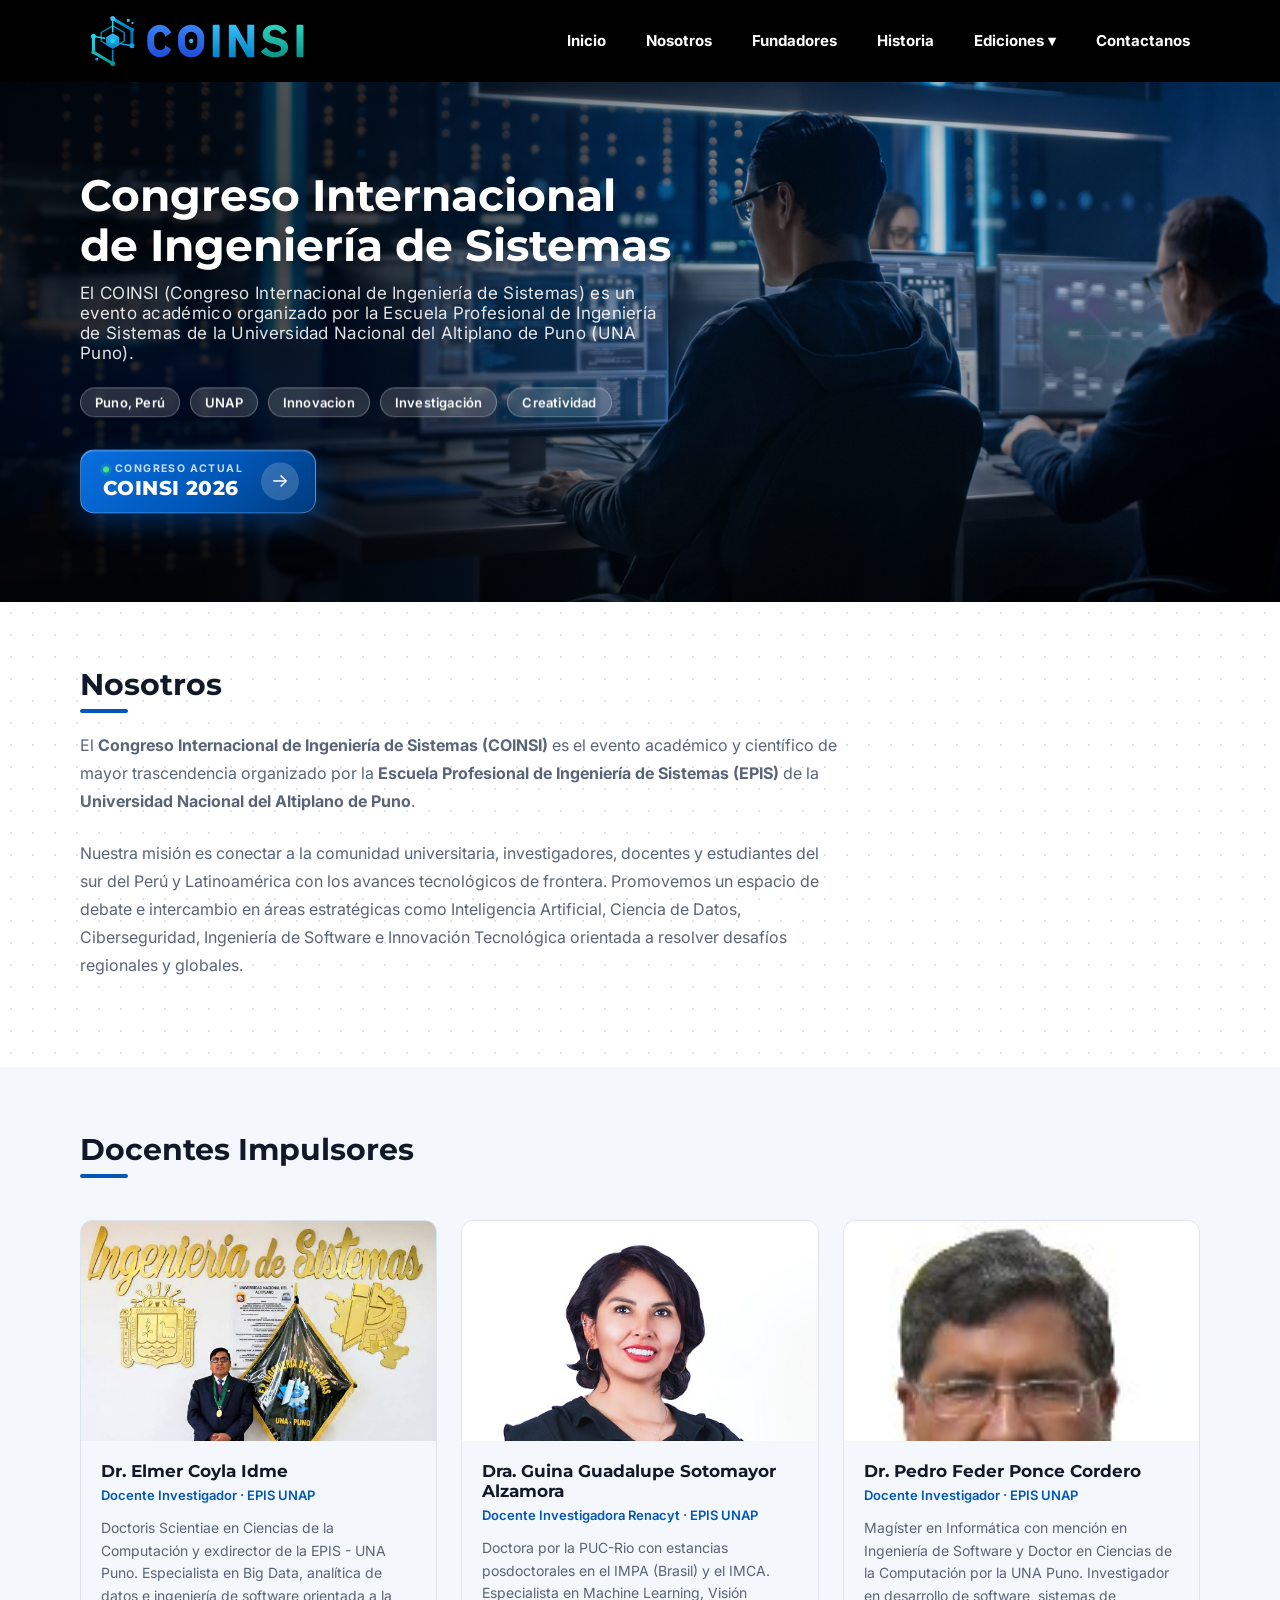
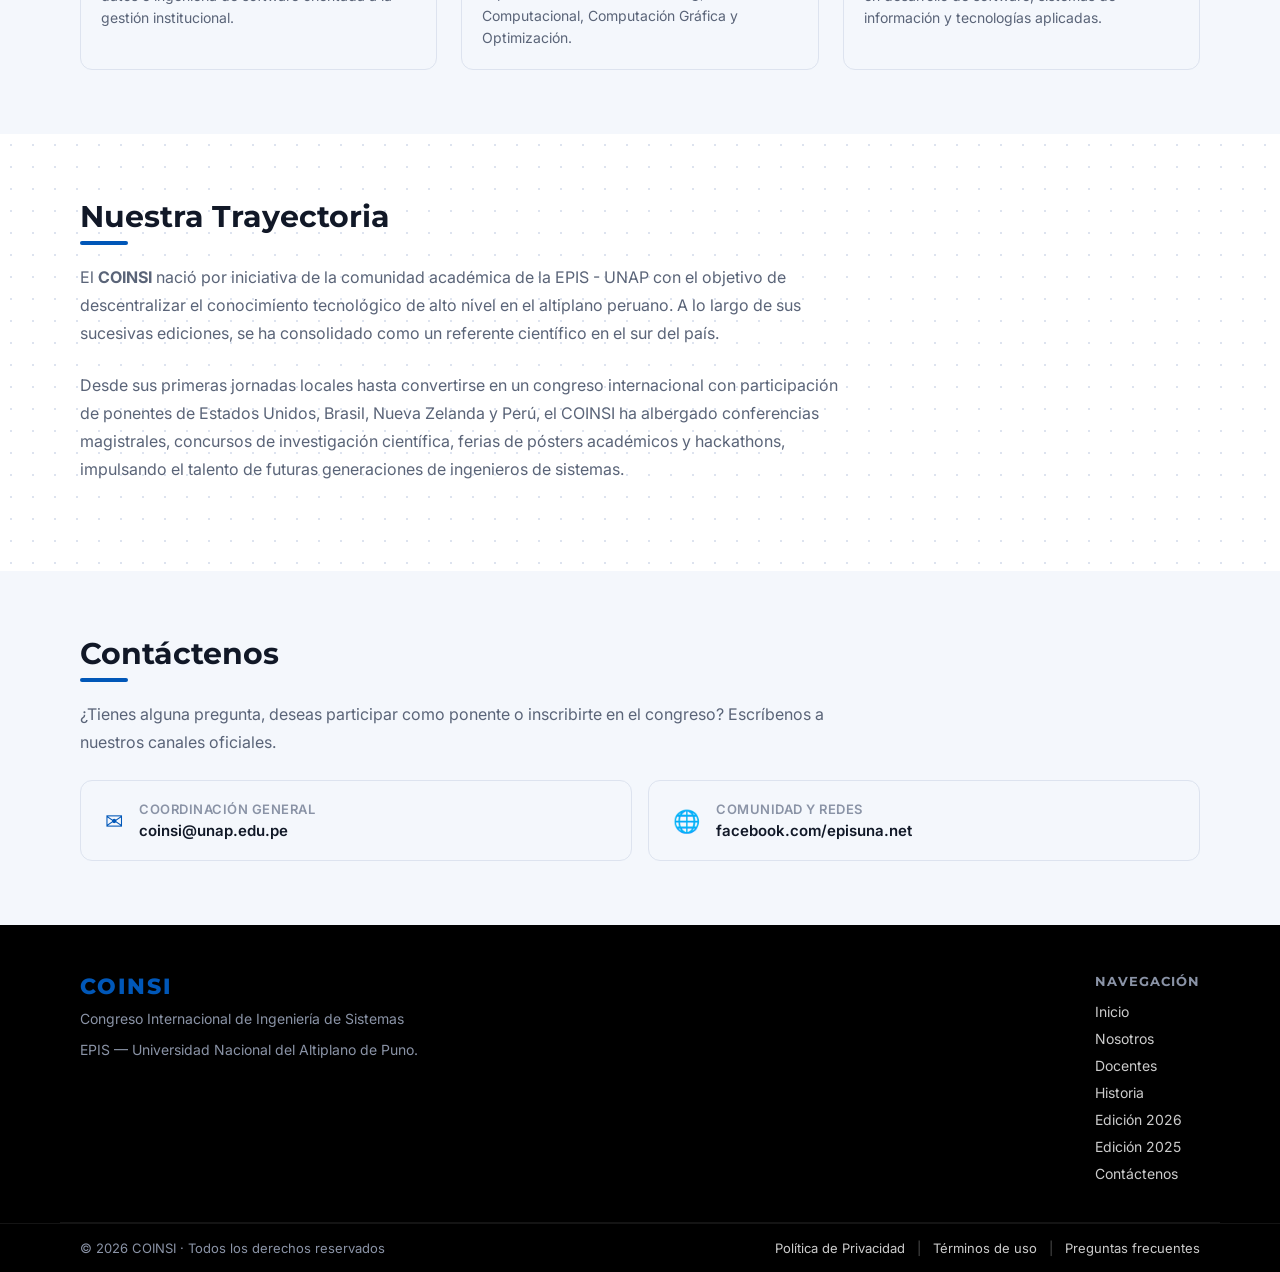
<file: index.html>
<!doctype html>
<html lang="en">
<head>
    <meta charset="UTF-8">
    <meta name="viewport" content="width=device-width, initial-scale=1">
    <title>Congreso de Ingenieria de Sistemas Puno</title>
    <link rel="stylesheet" href="coinsi/style.css?v=6">
    <link href="https://fonts.googleapis.com/css2?family=Montserrat:wght@400;600;700;800&family=Inter:wght@400;500;600&display=swap" rel="stylesheet">

</head>
<body>

<header>
    <div class="wrap header-inner">
        <img src="coinsi/images/Logocoinsi.svg" class="logoCongreso">
        <button type="button" class="menu-toggle" aria-label="Abrir menú" aria-controls="menu-principal" aria-expanded="false">
            <span></span>
            <span></span>
            <span></span>
        </button>
        <nav id="menu-principal">
            <a href="#inicio">Inicio</a>
            <a href="#nosotros">Nosotros</a>
            <a href="#fundadores">Fundadores</a>
            <a href="#historia">Historia</a>
            <details class="nav-dropdown">
                <summary>Ediciones ▾</summary>
                <div class="nav-dropdown-menu">
                    <a href="coinsi2026/index.html" target="_blank" rel="noopener noreferrer">COINSI 2026</a>
                    <a href="coinsi2025/index.html" target="_blank" rel="noopener noreferrer">COINSI 2025</a>
                </div>
            </details>
            <a href="#contactenos">Contactanos</a>
        </nav>
    </div>
</header>


<main>

    <div class="portada" id="inicio">
        <img src="coinsi/images/imagenPortada.jpg" class="imagenPortada">
        <div class="portada-overlay"></div>

        <div class="textoPortada">
            <h1 class="portada-titulo">Congreso Internacional de Ingeniería de Sistemas</h1>
            <p class="portada-subtitulo">
                El COINSI (Congreso Internacional de Ingeniería de Sistemas) es un evento académico organizado por la
                Escuela Profesional de Ingeniería de Sistemas de la Universidad Nacional del Altiplano de Puno (UNA Puno).
            </p>

            <div class="portada-pills">
                <span class="pill">Puno, Perú</span>
                <span class="pill">UNAP</span>
                <span class="pill">Innovacion</span>
                <span class="pill">Investigación</span>
                <span class="pill">Creatividad</span>

            </div>

            <a href="coinsi2026/index.html" class="portada-btn portada-btn-2026">
                <span class="portada-btn-texto">
                    <span class="portada-btn-etiqueta">Congreso actual</span>
                    <span class="portada-btn-titulo">COINSI 2026</span>
                </span>
                <span class="portada-btn-flecha" aria-hidden="true">→</span>
            </a>
        </div>
    </div>


    <section class="sec" id="nosotros">
        <div class="wrap">
            <h2 class="subtitulo">Nosotros</h2>
            <p>
                El <strong>Congreso Internacional de Ingeniería de Sistemas (COINSI)</strong> es el evento académico y científico de mayor trascendencia organizado por la <strong>Escuela Profesional de Ingeniería de Sistemas (EPIS)</strong> de la <strong>Universidad Nacional del Altiplano de Puno</strong>.
            </p>
            <p>
                Nuestra misión es conectar a la comunidad universitaria, investigadores, docentes y estudiantes del sur del Perú y Latinoamérica con los avances tecnológicos de frontera. Promovemos un espacio de debate e intercambio en áreas estratégicas como Inteligencia Artificial, Ciencia de Datos, Ciberseguridad, Ingeniería de Software e Innovación Tecnológica orientada a resolver desafíos regionales y globales.
            </p>
        </div>
    </section>

    <section class="sec" id="fundadores">
        <div class="wrap">
            <h2 class="subtitulo">Docentes Impulsores</h2>
            <div class="fundadores-grid">

                <div class="tarjeta">
                    <img src="coinsi/images/docentes/coyla.png" class="tarjeta-foto" alt="Dr. Elmer Coyla Idme">
                    <div class="tarjeta-info">
                        <h3>Dr. Elmer Coyla Idme</h3>
                        <p class="tarjeta-cargo">Docente Investigador · EPIS UNAP</p>
                        <p>Doctoris Scientiae en Ciencias de la Computación y exdirector de la EPIS - UNA Puno. Especialista en Big Data, analítica de datos e ingeniería de software orientada a la gestión institucional.</p>
                    </div>
                </div>

                <div class="tarjeta">
                    <img src="coinsi/images/docentes/guina.png" class="tarjeta-foto" alt="Dra. Guina Guadalupe Sotomayor Alzamora">
                    <div class="tarjeta-info">
                        <h3>Dra. Guina Guadalupe Sotomayor Alzamora</h3>
                        <p class="tarjeta-cargo">Docente Investigadora Renacyt · EPIS UNAP</p>
                        <p>Doctora por la PUC-Rio con estancias posdoctorales en el IMPA (Brasil) y el IMCA. Especialista en Machine Learning, Visión Computacional, Computación Gráfica y Optimización.</p>
                    </div>
                </div>

                <div class="tarjeta">
                    <img src="coinsi/images/docentes/feder.png" class="tarjeta-foto" alt="Dr. Pedro Feder Ponce Cordero">
                    <div class="tarjeta-info">
                        <h3>Dr. Pedro Feder Ponce Cordero</h3>
                        <p class="tarjeta-cargo">Docente Investigador · EPIS UNAP</p>
                        <p>Magíster en Informática con mención en Ingeniería de Software y Doctor en Ciencias de la Computación por la UNA Puno. Investigador en desarrollo de software, sistemas de información y tecnologías aplicadas.</p>
                    </div>
                </div>

            </div>
        </div>
    </section>

    <section class="sec" id="historia">
        <div class="wrap">
            <h2 class="subtitulo">Nuestra Trayectoria</h2>
            <p>
                El <strong>COINSI</strong> nació por iniciativa de la comunidad académica de la EPIS - UNAP con el objetivo de descentralizar el conocimiento tecnológico de alto nivel en el altiplano peruano. A lo largo de sus sucesivas ediciones, se ha consolidado como un referente científico en el sur del país.
            </p>
            <p>
                Desde sus primeras jornadas locales hasta convertirse en un congreso internacional con participación de ponentes de Estados Unidos, Brasil, Nueva Zelanda y Perú, el COINSI ha albergado conferencias magistrales, concursos de investigación científica, ferias de pósters académicos y hackathons, impulsando el talento de futuras generaciones de ingenieros de sistemas.
            </p>
        </div>
    </section>

    <section class="sec" id="contactenos">
        <div class="wrap">
            <h2 class="subtitulo">Contáctenos</h2>
            <p class="contactenos-desc">¿Tienes alguna pregunta, deseas participar como ponente o inscribirte en el congreso? Escríbenos a nuestros canales oficiales.</p>
            <div class="contactenos-grid">

                <a href="mailto:coinsi@unap.edu.pe" class="contacto-card">
                    <span class="contacto-icono">✉</span>
                    <div>
                        <p class="contacto-label">Coordinación general</p>
                        <p class="contacto-email">coinsi@unap.edu.pe</p>
                    </div>
                </a>

                <a href="https://www.facebook.com/episuna.net?locale=es_LA" target="_blank" rel="noopener noreferrer" class="contacto-card">
                    <span class="contacto-icono">🌐</span>
                    <div>
                        <p class="contacto-label">Comunidad y Redes</p>
                        <p class="contacto-email">facebook.com/episuna.net</p>
                    </div>
                </a>

            </div>
        </div>
    </section>

</main>

<footer>
    <div class="wrap footer-inner">

        <div class="footer-marca">
            <span class="footer-nombre">COINSI</span>
            <p class="footer-desc">Congreso Internacional de Ingeniería de Sistemas</p>
            <p class="footer-desc">EPIS — Universidad Nacional del Altiplano de Puno.</p>
        </div>

        <div class="footer-links">
            <p class="footer-titulo-links">Navegación</p>
            <a href="#inicio">Inicio</a>
            <a href="#nosotros">Nosotros</a>
            <a href="#fundadores">Docentes</a>
            <a href="#historia">Historia</a>
            <a href="coinsi2026/index.html" target="_blank" rel="noopener noreferrer">Edición 2026</a>
            <a href="coinsi2025/index.html" target="_blank" rel="noopener noreferrer">Edición 2025</a>
            <a href="#contactenos">Contáctenos</a>
        </div>

    </div>

    <div class="footer-legal">
        <div class="wrap footer-legal-inner">
            <p class="footer-copy">© 2026 COINSI · Todos los derechos reservados</p>
            <div class="footer-legal-links">
                <button type="button" class="legal-link" data-dialog="modal-privacidad" aria-haspopup="dialog">Política de Privacidad</button>
                <span class="legal-sep" aria-hidden="true">|</span>
                <button type="button" class="legal-link" data-dialog="modal-terminos" aria-haspopup="dialog">Términos de uso</button>
                <span class="legal-sep" aria-hidden="true">|</span>
                <button type="button" class="legal-link" data-dialog="modal-faq" aria-haspopup="dialog">Preguntas frecuentes</button>
            </div>
        </div>
    </div>
</footer>

<!-- ══════════════════════════════════════════
     VENTANAS LEGALES (sin salir de la página)
     ══════════════════════════════════════════ -->
<dialog class="legal-modal" id="modal-privacidad" aria-labelledby="titulo-privacidad">
    <div class="legal-modal-cabecera">
        <h2 id="titulo-privacidad">Política de Privacidad</h2>
        <button type="button" class="legal-modal-cerrar" aria-label="Cerrar">&times;</button>
    </div>
    <div class="legal-modal-cuerpo">
        <p>En COINSI respetamos tu privacidad. Esta política explica qué información podemos recopilar cuando visitas este sitio y cómo la utilizamos.</p>

        <h3>Información que recopilamos</h3>
        <p>Este sitio no cuenta con formularios de registro. Solo recibimos los datos que tú nos envías voluntariamente por correo electrónico (por ejemplo, tu nombre, correo y mensaje) cuando escribes a nuestras direcciones de contacto.</p>

        <h3>Uso de la información</h3>
        <p>Los datos que nos compartes se utilizan únicamente para responder tus consultas, coordinar inscripciones o ponencias y enviarte información relacionada con el congreso. No vendemos ni compartimos tu información con terceros para fines publicitarios.</p>

        <h3>Cookies</h3>
        <p>Este sitio no utiliza cookies de seguimiento ni de publicidad. El navegador puede almacenar información técnica necesaria para el funcionamiento de la página.</p>

        <h3>Enlaces externos</h3>
        <p>La página puede incluir enlaces a sitios de terceros, como ediciones anteriores o redes sociales. No somos responsables de las políticas de privacidad de esos sitios.</p>

        <h3>Tus derechos</h3>
        <p>Puedes solicitar el acceso, la corrección o la eliminación de los datos que nos hayas enviado escribiendo a <a href="mailto:coinsi@unap.edu.pe">coinsi@unap.edu.pe</a>.</p>

        <h3>Cambios en esta política</h3>
        <p>Podemos actualizar esta política cuando sea necesario. La versión vigente será siempre la publicada en esta página.</p>

        <p class="legal-nota">Última actualización: 2026</p>
    </div>
</dialog>

<dialog class="legal-modal" id="modal-terminos" aria-labelledby="titulo-terminos">
    <div class="legal-modal-cabecera">
        <h2 id="titulo-terminos">Términos de uso</h2>
        <button type="button" class="legal-modal-cerrar" aria-label="Cerrar">&times;</button>
    </div>
    <div class="legal-modal-cuerpo">
        <p>Al navegar por este sitio aceptas los siguientes términos. Si no estás de acuerdo, te pedimos no utilizar la página.</p>

        <h3>Finalidad del sitio</h3>
        <p>Este sitio tiene fines informativos y académicos: difundir el COINSI, sus actividades, ediciones anteriores y canales de contacto.</p>

        <h3>Propiedad intelectual</h3>
        <p>Los textos, logotipos, imágenes y demás contenidos pertenecen a COINSI, a la Universidad Nacional del Altiplano de Puno o se utilizan con autorización. No está permitida su reproducción o uso comercial sin autorización previa.</p>

        <h3>Uso adecuado</h3>
        <p>Te comprometes a utilizar el sitio de forma lícita y respetuosa. No está permitido intentar vulnerar su seguridad, alterar su contenido ni usarlo para fines que perjudiquen a terceros.</p>

        <h3>Exactitud de la información</h3>
        <p>Procuramos mantener la información actualizada. Sin embargo, las fechas, el programa y otras actividades pueden cambiar; la información oficial se comunicará por esta página y por nuestros canales de contacto.</p>

        <h3>Enlaces externos</h3>
        <p>Los enlaces a otros sitios se ofrecen como referencia. No controlamos ni somos responsables de su contenido o disponibilidad.</p>

        <h3>Modificaciones</h3>
        <p>Podemos actualizar estos términos en cualquier momento. El uso continuado del sitio implica la aceptación de la versión vigente.</p>

        <h3>Contacto</h3>
        <p>Para cualquier consulta sobre estos términos, escríbenos a <a href="mailto:coinsi@unap.edu.pe">coinsi@unap.edu.pe</a>.</p>

        <p class="legal-nota">Última actualización: 2026</p>
    </div>
</dialog>

<dialog class="legal-modal" id="modal-faq" aria-labelledby="titulo-faq">
    <div class="legal-modal-cabecera">
        <h2 id="titulo-faq">Preguntas frecuentes</h2>
        <button type="button" class="legal-modal-cerrar" aria-label="Cerrar">&times;</button>
    </div>
    <div class="legal-modal-cuerpo">
        <details class="faq-item">
            <summary>¿Qué es COINSI?</summary>
            <p>COINSI es el Congreso Internacional de Ingeniería de Sistemas, organizado por la Escuela Profesional de Ingeniería de Sistemas de la Universidad Nacional del Altiplano de Puno. Es un espacio para compartir investigación, innovación y experiencias en el área.</p>
        </details>

        <details class="faq-item">
            <summary>¿Dónde se realiza el congreso?</summary>
            <p>En Puno, Perú, en la Universidad Nacional del Altiplano. Las fechas y el lugar exacto se publican en la portada de este sitio y en nuestros canales oficiales.</p>
        </details>

        <details class="faq-item">
            <summary>¿Cómo puedo participar?</summary>
            <p>Puedes participar como asistente, ponente o institución colaboradora. Escríbenos a <a href="mailto:coinsi@unap.edu.pe">coinsi@unap.edu.pe</a> y te orientaremos según tu caso.</p>
        </details>

        <details class="faq-item">
            <summary>¿Cómo me inscribo?</summary>
            <p>La inscripción se habilita según el cronograma de cada edición del congreso. Para conocer el proceso y las fechas vigentes, consulta los detalles en la página del evento o escribe a <a href="mailto:coinsi@unap.edu.pe">coinsi@unap.edu.pe</a>.</p>
        </details>

        <details class="faq-item">
            <summary>¿Puedo presentar un trabajo?</summary>
            <p>Sí. Las convocatorias para artículos científicos y pósters de investigación se anuncian en las bases de cada edición. Escríbenos a <a href="mailto:coinsi@unap.edu.pe">coinsi@unap.edu.pe</a> para conocer los requisitos y plazos.</p>
        </details>

        <details class="faq-item">
            <summary>¿Dónde puedo ver las ediciones del congreso?</summary>
            <p>Puedes visitar la edición actual <a href="coinsi2026/index.html" target="_blank" rel="noopener noreferrer">COINSI 2026</a> y la edición anterior <a href="coinsi2025/index.html" target="_blank" rel="noopener noreferrer">COINSI 2025</a> directamente desde el menú desplegable de navegación.</p>
        </details>

        <details class="faq-item">
            <summary>¿Cómo puedo contactarlos?</summary>
            <p>Escríbenos a nuestro correo oficial: <a href="mailto:coinsi@unap.edu.pe">coinsi@unap.edu.pe</a> o a través de nuestra página de Facebook de la EPIS - UNAP.</p>
        </details>
    </div>
</dialog>

<script src="coinsi/script.js?v=2"></script>
</body>
</html>
</file>
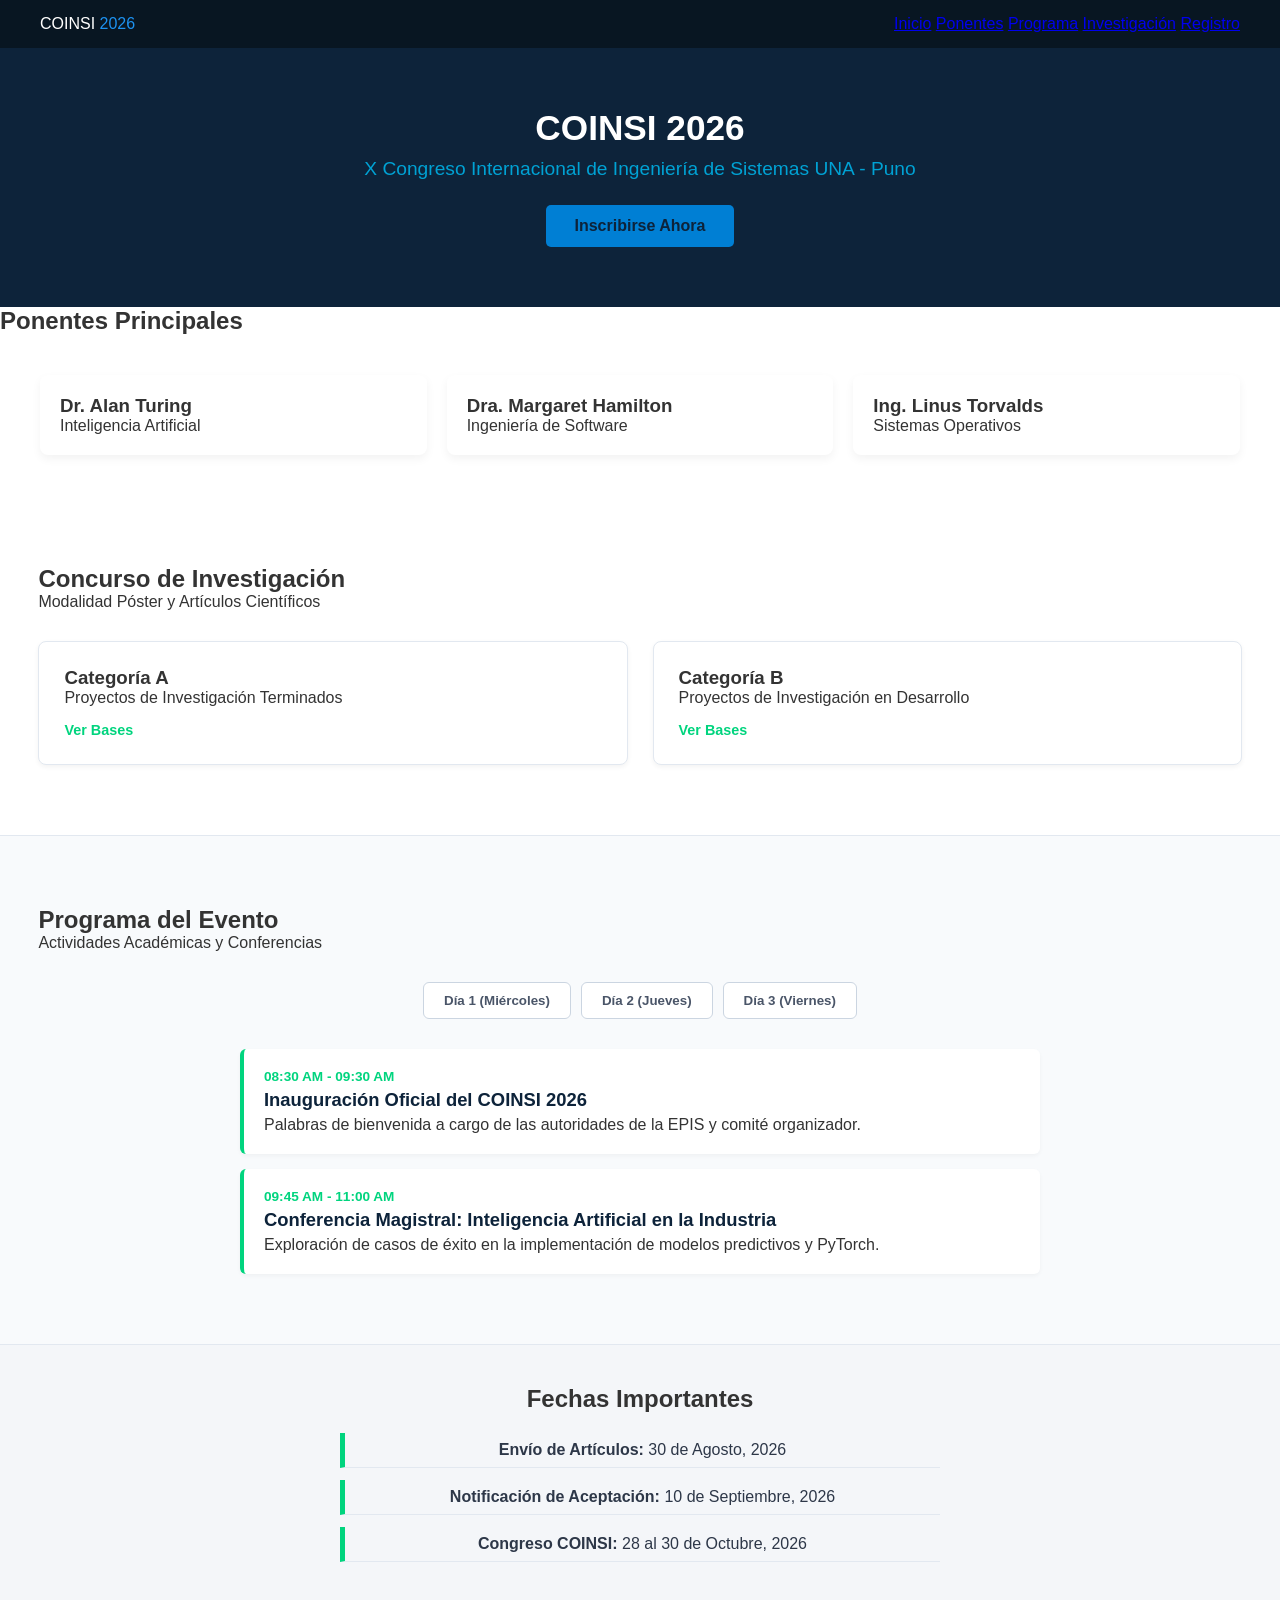
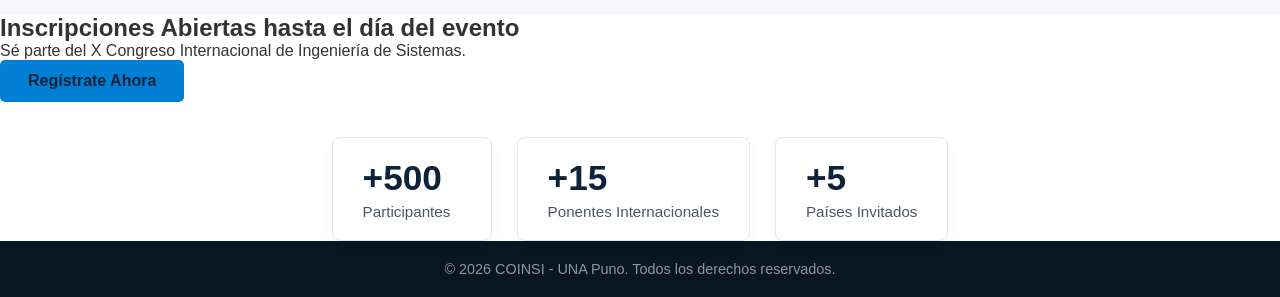
<file: COINSI 2026/index.html>
<!DOCTYPE html>
<html lang="es">
<head>
    <meta charset="UTF-8">
    <meta name="viewport" content="width=device-width, initial-scale=1.0">
    <title>COINSI 2026</title>
    <link rel="stylesheet" href="styles.css">
</head>
<body>
   <header class="navbar">
        <div class="logo">COINSI <span>2026</span></div>
        <nav class="nav-links">
            <a href="#inicio" class="activo">Inicio</a>
            <a href="#ponentes">Ponentes</a>
            <a href="#programa">Programa</a>
            <a href="#investigacion">Investigación</a>
            <a href="#registro">Registro</a>
        </nav>
    </header>
    <section class="titulo">
        <h1>COINSI 2026</h1>
        <p class="subtitulo">X Congreso Internacional de Ingeniería de Sistemas UNA - Puno</p>
        <a href="#registro" class="btn-principal">Inscribirse Ahora</a>
    </section>

    <section id="ponentes" class="seccion-ponentes">
        <h2>Ponentes Principales</h2>
        <div class="grid-ponentes">
            <div class="tarjeta-ponente">
                <h3>Dr. Alan Turing</h3>
                <p>Inteligencia Artificial</p>
            </div>
            <div class="tarjeta-ponente">
                <h3>Dra. Margaret Hamilton</h3>
                <p>Ingeniería de Software</p>
            </div>
            <div class="tarjeta-ponente">
                <h3>Ing. Linus Torvalds</h3>
                <p>Sistemas Operativos</p>
            </div>
        </div>
    </section>

    <section id="investigacion" class="seccion-investigacion">
        <div class="container">
            <h2 class="section-title">Concurso de Investigación</h2>
            <p class="section-desc">Modalidad Póster y Artículos Científicos</p>
        </div>

        <div class="grid-investigacion">
            <div class="card-investigacion">
                <h3>Categoría A</h3>
                <p>Proyectos de Investigación Terminados</p>
                <a href="#categoría-a" class="btn-investigacion">Ver Bases</a>
            </div>

            <div class="card-investigacion">
                <h3>Categoría B</h3>
                <p>Proyectos de Investigación en Desarrollo</p>
                <a href="#categoría-b" class="btn-investigacion">Ver Bases</a>
            </div>
        </div>
    </section>

    <section id="programa" class="seccion-programa">
        <div class="container">
            <h2 class="section-title">Programa del Evento</h2>
            <p class="section-desc">Actividades Académicas y Conferencias</p>
        </div>
        <div class="programa-tabs">
            <button class="tab-btn">Día 1 (Miércoles)</button>
            <button class="tab-btn">Día 2 (Jueves)</button>
            <button class="tab-btn">Día 3 (Viernes)</button>
        </div>
        <div class="programa-content">
            <div class="evento-item">
                <span class="evento-hora">08:30 AM - 09:30 AM</span>
                <h3>Inauguración Oficial del COINSI 2026</h3>
                <p>Palabras de bienvenida a cargo de las autoridades de la EPIS y comité organizador.</p>
            </div>
            <div class="evento-item">
                <span class="evento-hora">09:45 AM - 11:00 AM</span>
                <h3>Conferencia Magistral: Inteligencia Artificial en la Industria</h3>
                <p>Exploración de casos de éxito en la implementación de modelos predictivos y PyTorch.</p>
            </div>
        </div>
    </section>

    

    <section id="fechas" class="seccion-fechas">
        <h2>Fechas Importantes</h2>
        <ul class="lista-fechas">
            <li><strong>Envío de Artículos:</strong> 30 de Agosto, 2026</li>
            <li><strong>Notificación de Aceptación:</strong> 10 de Septiembre, 2026</li>
            <li><strong>Congreso COINSI:</strong> 28 al 30 de Octubre, 2026</li>
        </ul>
    </section>


    <section id="registro" class="seccion-registro">
        <h2>Inscripciones Abiertas hasta el día del evento</h2>
        <p>Sé parte del X Congreso Internacional de Ingeniería de Sistemas.</p>
        <a href="#registro" class="btn-principal">Regístrate Ahora</a>
    </section>

    <div class="contenedor-metricas">
            <div class="caja-metrica">
                <h3>+500</h3>
                <p>Participantes</p>
            </div>
            <div class="caja-metrica">
                <h3>+15</h3>
                <p>Ponentes Internacionales</p>
            </div>
            <div class="caja-metrica">
                <h3>+5</h3>
                <p>Países Invitados</p>
            </div>
        </div>
    <footer class="footer">
        <p>&copy; 2026 COINSI - UNA Puno. Todos los derechos reservados.</p> </footer>

</body>
</html>
</file>
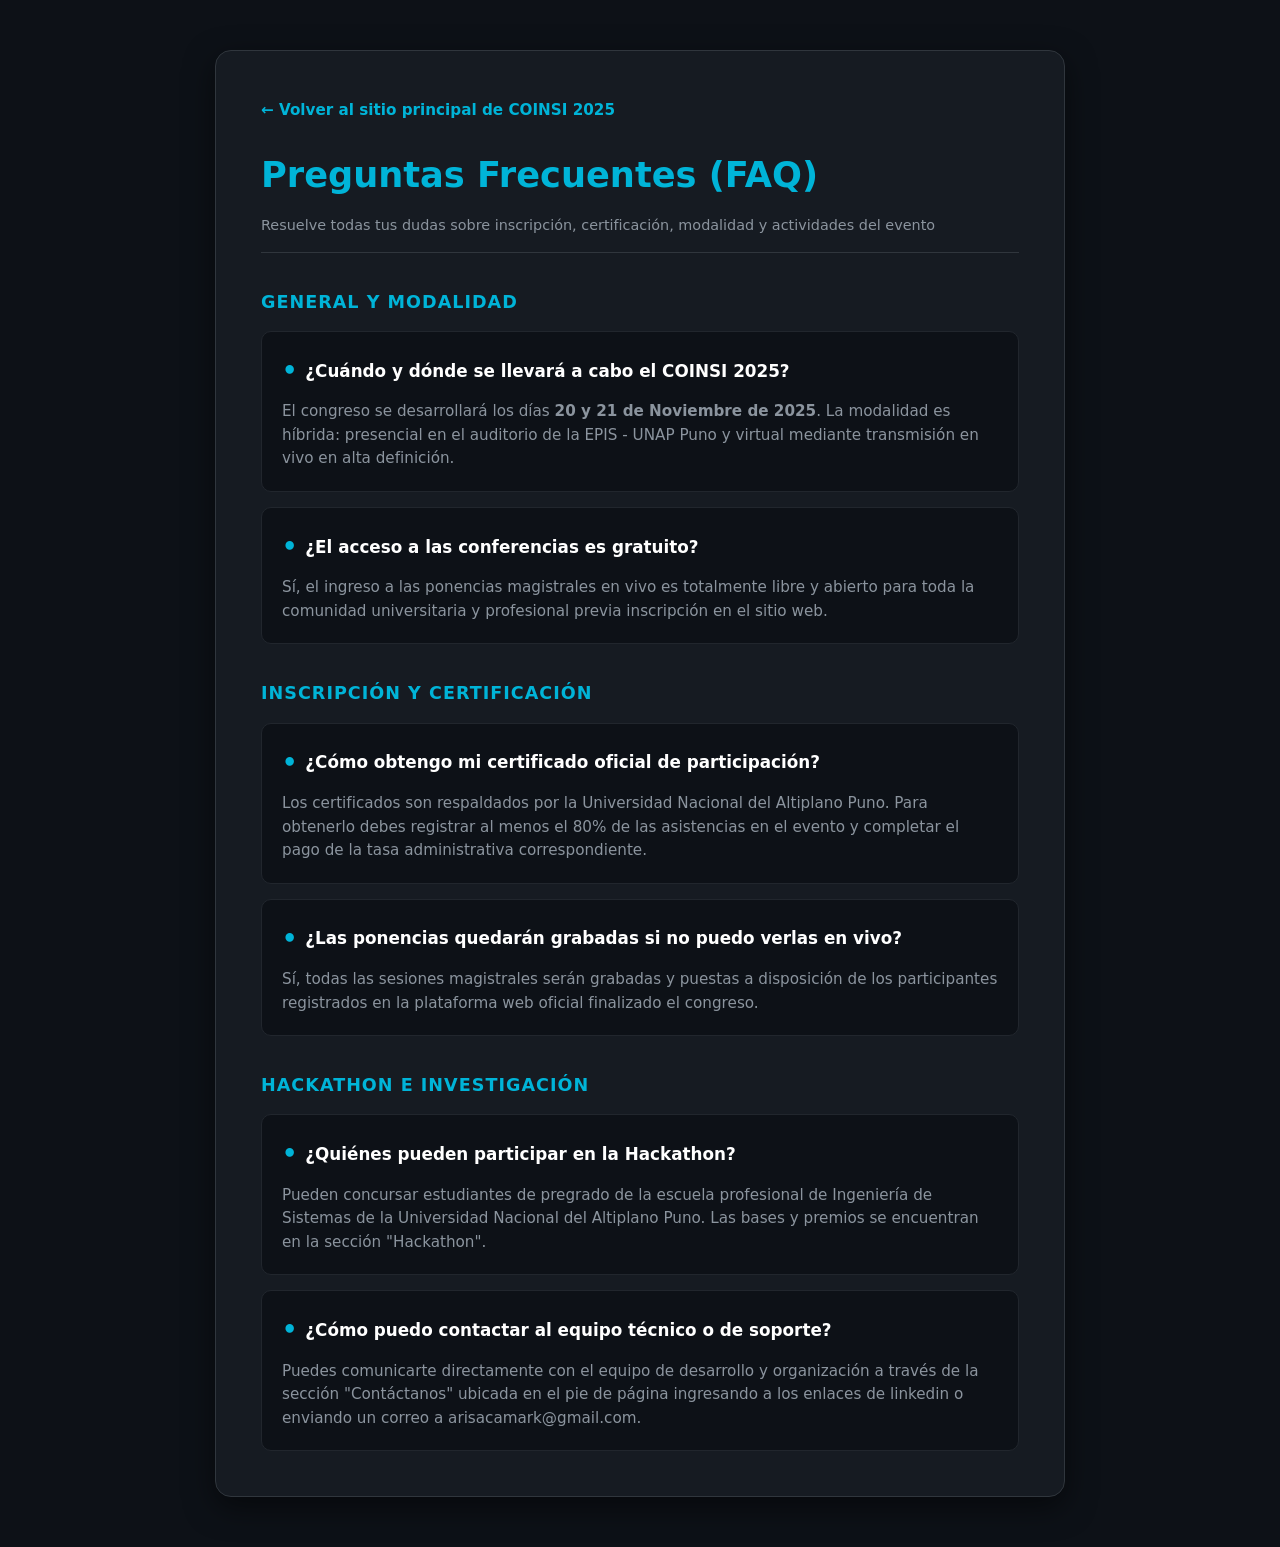
<file: COINSI 2025/faq.html>
<!DOCTYPE html>
<html lang="es">
<head>
    <meta charset="UTF-8">
    <meta name="viewport" content="width=device-width, initial-scale=1.0">
    <title>Preguntas Frecuentes - COINSI 2025</title>
    <link rel="stylesheet" href="style.css">
    <link href="https://fonts.googleapis.com/css2?family=Plus+Jakarta+Sans:wght@400;600;700;800&display=swap" rel="stylesheet">
    <style>
        body { background-color: #0d1117; color: #e6edf3; font-family: 'Plus Jakarta Sans', sans-serif; padding: 50px 20px; line-height: 1.6; }
        .faq-container { max-width: 850px; margin: 0 auto; background: #161b22; padding: 45px; border-radius: 16px; border: 1px solid #30363d; box-shadow: 0 10px 30px rgba(0,0,0,0.5); }
        h1 { color: #00b4d8; font-size: 2.2rem; margin-bottom: 10px; font-weight: 800; }
        .subtitle { color: #8b949e; font-size: 0.9rem; margin-bottom: 30px; border-bottom: 1px solid #30363d; padding-bottom: 15px; }
        .faq-category { margin-top: 35px; color: #00b4d8; font-size: 1.1rem; text-transform: uppercase; letter-spacing: 1px; font-weight: 700; }
        .faq-item { background: #0d1117; border: 1px solid #21262d; border-radius: 10px; padding: 20px; margin-top: 15px; }
        .faq-item h3 { color: #ffffff; font-size: 1.05rem; margin-top: 0; margin-bottom: 10px; font-weight: 700; display: flex; align-items: center; gap: 8px; }
        .faq-item h3::before { content: "•"; color: #00b4d8; font-size: 1.5rem; }
        .faq-item p { color: #8b949e; font-size: 0.95rem; margin: 0; line-height: 1.55; }
        a.back-btn { display: inline-flex; align-items: center; gap: 8px; margin-bottom: 25px; color: #00b4d8; text-decoration: none; font-weight: 600; font-size: 0.95rem; transition: transform 0.2s; }
        a.back-btn:hover { transform: translateX(-4px); text-decoration: underline; }
    </style>
</head>
<body>
    <div class="faq-container">
        <a href="index.html" class="back-btn">&larr; Volver al sitio principal de COINSI 2025</a>
        <h1>Preguntas Frecuentes (FAQ)</h1>
        <p class="subtitle">Resuelve todas tus dudas sobre inscripción, certificación, modalidad y actividades del evento</p>

        <div class="faq-category">General y Modalidad</div>
        
        <div class="faq-item">
            <h3>¿Cuándo y dónde se llevará a cabo el COINSI 2025?</h3>
            <p>El congreso se desarrollará los días <strong>20 y 21 de Noviembre de 2025</strong>. La modalidad es híbrida: presencial en el auditorio de la EPIS - UNAP Puno y virtual mediante transmisión en vivo en alta definición.</p>
        </div>

        <div class="faq-item">
            <h3>¿El acceso a las conferencias es gratuito?</h3>
            <p>Sí, el ingreso a las ponencias magistrales en vivo es totalmente libre y abierto para toda la comunidad universitaria y profesional previa inscripción en el sitio web.</p>
        </div>

        <div class="faq-category">Inscripción y Certificación</div>

        <div class="faq-item">
            <h3>¿Cómo obtengo mi certificado oficial de participación?</h3>
            <p>Los certificados son respaldados por la Universidad Nacional del Altiplano Puno. Para obtenerlo debes registrar al menos el 80% de las asistencias en el evento y completar el pago de la tasa administrativa correspondiente.</p>
        </div>

        <div class="faq-item">
            <h3>¿Las ponencias quedarán grabadas si no puedo verlas en vivo?</h3>
            <p>Sí, todas las sesiones magistrales serán grabadas y puestas a disposición de los participantes registrados en la plataforma web oficial finalizado el congreso.</p>
        </div>

        <div class="faq-category">Hackathon e Investigación</div>

        <div class="faq-item">
            <h3>¿Quiénes pueden participar en la Hackathon?</h3>
            <p>Pueden concursar estudiantes de pregrado de la escuela profesional de Ingeniería de Sistemas de la Universidad Nacional del Altiplano Puno. Las bases y premios se encuentran en la sección "Hackathon".</p>
        </div>

        <div class="faq-item">
            <h3>¿Cómo puedo contactar al equipo técnico o de soporte?</h3>
            <p>Puedes comunicarte directamente con el equipo de desarrollo y organización a través de la sección "Contáctanos" ubicada en el pie de página ingresando a los enlaces de linkedin o enviando un correo a <code>arisacamark@gmail.com</code>.</p>
        </div>
    </div>
</body>
</html>
</file>
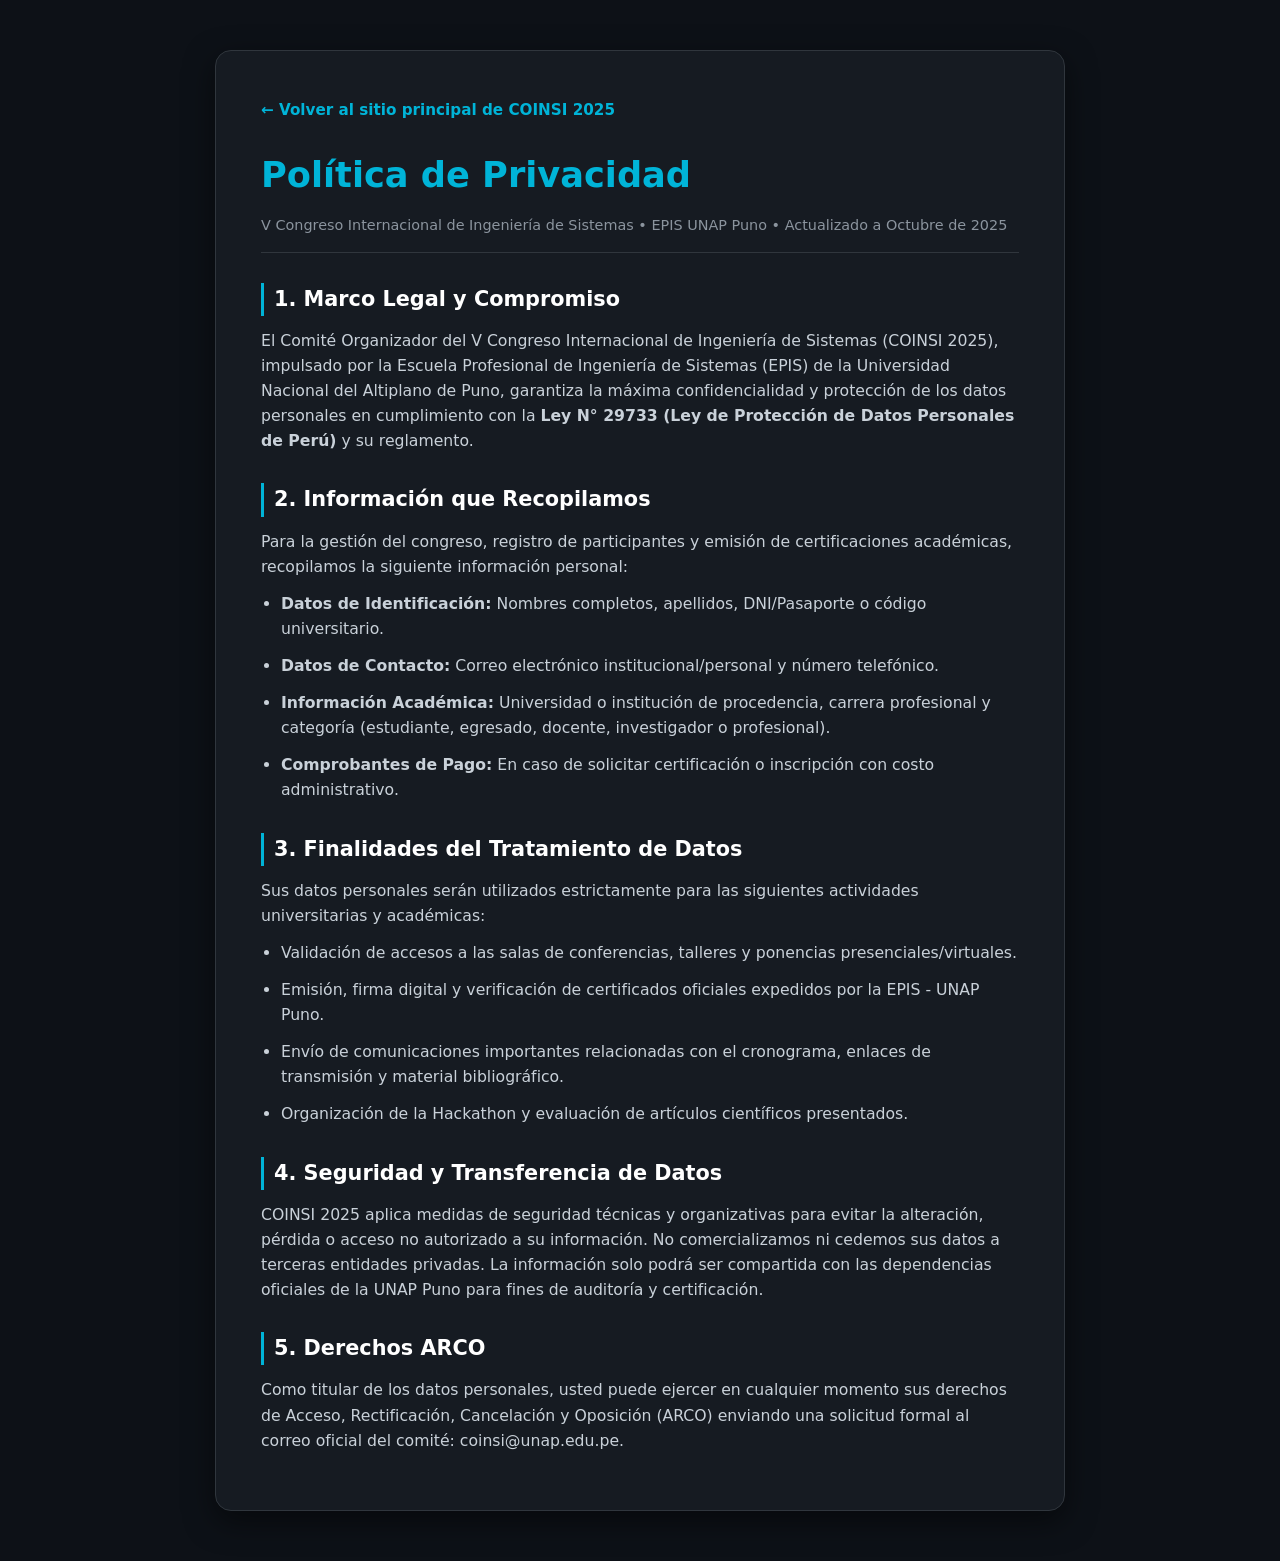
<file: COINSI 2025/privacidad.html>
<!DOCTYPE html>
<html lang="es">
<head>
    <meta charset="UTF-8">
    <meta name="viewport" content="width=device-width, initial-scale=1.0">
    <title>Política de Privacidad - COINSI 2025</title>
    <link rel="stylesheet" href="style.css">
    <link href="https://fonts.googleapis.com/css2?family=Plus+Jakarta+Sans:wght@400;600;700;800&display=swap" rel="stylesheet">
    <style>
        body { background-color: #0d1117; color: #e6edf3; font-family: 'Plus Jakarta Sans', sans-serif; padding: 50px 20px; line-height: 1.6; }
        .legal-container { max-width: 850px; margin: 0 auto; background: #161b22; padding: 45px; border-radius: 16px; border: 1px solid #30363d; box-shadow: 0 10px 30px rgba(0,0,0,0.5); }
        h1 { color: #00b4d8; font-size: 2.2rem; margin-bottom: 10px; font-weight: 800; }
        .subtitle { color: #8b949e; font-size: 0.9rem; margin-bottom: 30px; border-bottom: 1px solid #30363d; padding-bottom: 15px; }
        h2 { color: #ffffff; font-size: 1.3rem; margin-top: 30px; margin-bottom: 12px; font-weight: 700; border-left: 3px solid #00b4d8; padding-left: 10px; }
        p, li { color: #c9d1d9; font-size: 0.98rem; margin-bottom: 12px; }
        ul { padding-left: 20px; }
        a.back-btn { display: inline-flex; align-items: center; gap: 8px; margin-bottom: 25px; color: #00b4d8; text-decoration: none; font-weight: 600; font-size: 0.95rem; transition: transform 0.2s; }
        a.back-btn:hover { transform: translateX(-4px); text-decoration: underline; }
    </style>
</head>
<body>
    <div class="legal-container">
        <a href="index.html" class="back-btn">&larr; Volver al sitio principal de COINSI 2025</a>
        <h1>Política de Privacidad</h1>
        <p class="subtitle">V Congreso Internacional de Ingeniería de Sistemas &bull; EPIS UNAP Puno &bull; Actualizado a Octubre de 2025</p>
        
        <h2>1. Marco Legal y Compromiso</h2>
        <p>El Comité Organizador del V Congreso Internacional de Ingeniería de Sistemas (COINSI 2025), impulsado por la Escuela Profesional de Ingeniería de Sistemas (EPIS) de la Universidad Nacional del Altiplano de Puno, garantiza la máxima confidencialidad y protección de los datos personales en cumplimiento con la <strong>Ley N° 29733 (Ley de Protección de Datos Personales de Perú)</strong> y su reglamento.</p>

        <h2>2. Información que Recopilamos</h2>
        <p>Para la gestión del congreso, registro de participantes y emisión de certificaciones académicas, recopilamos la siguiente información personal:</p>
        <ul>
            <li><strong>Datos de Identificación:</strong> Nombres completos, apellidos, DNI/Pasaporte o código universitario.</li>
            <li><strong>Datos de Contacto:</strong> Correo electrónico institucional/personal y número telefónico.</li>
            <li><strong>Información Académica:</strong> Universidad o institución de procedencia, carrera profesional y categoría (estudiante, egresado, docente, investigador o profesional).</li>
            <li><strong>Comprobantes de Pago:</strong> En caso de solicitar certificación o inscripción con costo administrativo.</li>
        </ul>

        <h2>3. Finalidades del Tratamiento de Datos</h2>
        <p>Sus datos personales serán utilizados estrictamente para las siguientes actividades universitarias y académicas:</p>
        <ul>
            <li>Validación de accesos a las salas de conferencias, talleres y ponencias presenciales/virtuales.</li>
            <li>Emisión, firma digital y verificación de certificados oficiales expedidos por la EPIS - UNAP Puno.</li>
            <li>Envío de comunicaciones importantes relacionadas con el cronograma, enlaces de transmisión y material bibliográfico.</li>
            <li>Organización de la Hackathon y evaluación de artículos científicos presentados.</li>
        </ul>

        <h2>4. Seguridad y Transferencia de Datos</h2>
        <p>COINSI 2025 aplica medidas de seguridad técnicas y organizativas para evitar la alteración, pérdida o acceso no autorizado a su información. No comercializamos ni cedemos sus datos a terceras entidades privadas. La información solo podrá ser compartida con las dependencias oficiales de la UNAP Puno para fines de auditoría y certificación.</p>

        <h2>5. Derechos ARCO</h2>
        <p>Como titular de los datos personales, usted puede ejercer en cualquier momento sus derechos de Acceso, Rectificación, Cancelación y Oposición (ARCO) enviando una solicitud formal al correo oficial del comité: <code>coinsi@unap.edu.pe</code>.</p>
    </div>
</body>
</html>
</file>
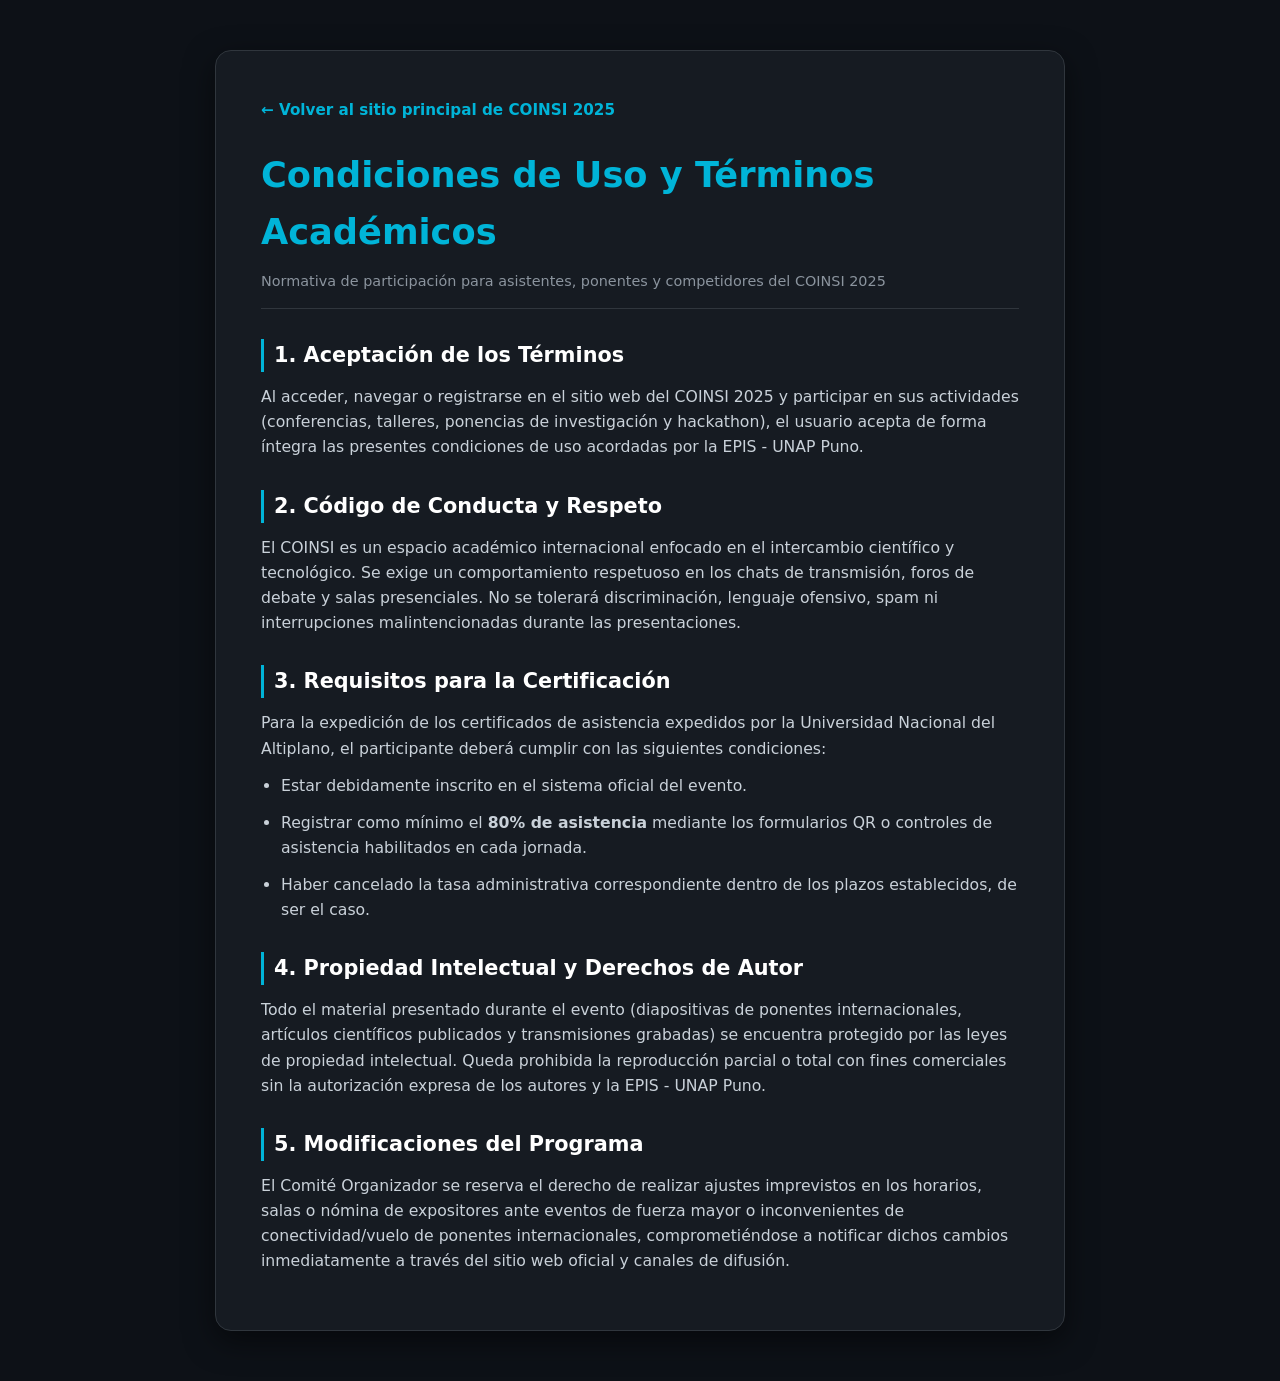
<file: COINSI 2025/terminos.html>
<!DOCTYPE html>
<html lang="es">
<head>
    <meta charset="UTF-8">
    <meta name="viewport" content="width=device-width, initial-scale=1.0">
    <title>Condiciones de Uso - COINSI 2025</title>
    <link rel="stylesheet" href="style.css">
    <link href="https://fonts.googleapis.com/css2?family=Plus+Jakarta+Sans:wght@400;600;700;800&display=swap" rel="stylesheet">
    <style>
        body { background-color: #0d1117; color: #e6edf3; font-family: 'Plus Jakarta Sans', sans-serif; padding: 50px 20px; line-height: 1.6; }
        .legal-container { max-width: 850px; margin: 0 auto; background: #161b22; padding: 45px; border-radius: 16px; border: 1px solid #30363d; box-shadow: 0 10px 30px rgba(0,0,0,0.5); }
        h1 { color: #00b4d8; font-size: 2.2rem; margin-bottom: 10px; font-weight: 800; }
        .subtitle { color: #8b949e; font-size: 0.9rem; margin-bottom: 30px; border-bottom: 1px solid #30363d; padding-bottom: 15px; }
        h2 { color: #ffffff; font-size: 1.3rem; margin-top: 30px; margin-bottom: 12px; font-weight: 700; border-left: 3px solid #00b4d8; padding-left: 10px; }
        p, li { color: #c9d1d9; font-size: 0.98rem; margin-bottom: 12px; }
        ul { padding-left: 20px; }
        a.back-btn { display: inline-flex; align-items: center; gap: 8px; margin-bottom: 25px; color: #00b4d8; text-decoration: none; font-weight: 600; font-size: 0.95rem; transition: transform 0.2s; }
        a.back-btn:hover { transform: translateX(-4px); text-decoration: underline; }
    </style>
</head>
<body>
    <div class="legal-container">
        <a href="index.html" class="back-btn">&larr; Volver al sitio principal de COINSI 2025</a>
        <h1>Condiciones de Uso y Términos Académicos</h1>
        <p class="subtitle">Normativa de participación para asistentes, ponentes y competidores del COINSI 2025</p>

        <h2>1. Aceptación de los Términos</h2>
        <p>Al acceder, navegar o registrarse en el sitio web del COINSI 2025 y participar en sus actividades (conferencias, talleres, ponencias de investigación y hackathon), el usuario acepta de forma íntegra las presentes condiciones de uso acordadas por la EPIS - UNAP Puno.</p>

        <h2>2. Código de Conducta y Respeto</h2>
        <p>El COINSI es un espacio académico internacional enfocado en el intercambio científico y tecnológico. Se exige un comportamiento respetuoso en los chats de transmisión, foros de debate y salas presenciales. No se tolerará discriminación, lenguaje ofensivo, spam ni interrupciones malintencionadas durante las presentaciones.</p>

        <h2>3. Requisitos para la Certificación</h2>
        <p>Para la expedición de los certificados de asistencia expedidos por la Universidad Nacional del Altiplano, el participante deberá cumplir con las siguientes condiciones:</p>
        <ul>
            <li>Estar debidamente inscrito en el sistema oficial del evento.</li>
            <li>Registrar como mínimo el <strong>80% de asistencia</strong> mediante los formularios QR o controles de asistencia habilitados en cada jornada.</li>
            <li>Haber cancelado la tasa administrativa correspondiente dentro de los plazos establecidos, de ser el caso.</li>
        </ul>

        <h2>4. Propiedad Intelectual y Derechos de Autor</h2>
        <p>Todo el material presentado durante el evento (diapositivas de ponentes internacionales, artículos científicos publicados y transmisiones grabadas) se encuentra protegido por las leyes de propiedad intelectual. Queda prohibida la reproducción parcial o total con fines comerciales sin la autorización expresa de los autores y la EPIS - UNAP Puno.</p>

        <h2>5. Modificaciones del Programa</h2>
        <p>El Comité Organizador se reserva el derecho de realizar ajustes imprevistos en los horarios, salas o nómina de expositores ante eventos de fuerza mayor o inconvenientes de conectividad/vuelo de ponentes internacionales, comprometiéndose a notificar dichos cambios inmediatamente a través del sitio web oficial y canales de difusión.</p>
    </div>
</body>
</html>
</file>
<file: coinsi/style.css>
:root{
    --azul:          #0057B8;  /* azul de la facultad — acento coinsi  */
    --azul-hover:    #0046a0;  /* azul mas oscuro para hovers             */
    --header-bg:     #000000;  /* azul noche — header y footer            */
    --fondo:         #ffffff;  /* fondo de la pagina                      */
    --fondo-tarjeta: #f4f7fc;  /* blanco con tinte azul para tarjetas     */
    --texto:         #111827;  /* texto coinsi (casi negro)             */
    --texto-suave:   #5a6478;  /* texto secundario / descripciones        */
    --texto-muted:   #8a93a6;  /* etiquetas, labels, copyright            */
    --borde:         #dde3ef;  /* bordes sutiles                          */
    --header-height: 85px;     /* Altura real del header (la ajusta JS)   */
}

html{
    scroll-behavior: smooth;
}
/* Deja libre la altura del header fijo al saltar a una seccion */
section[id],
.portada{
    scroll-margin-top: calc(var(--header-height) + 12px);
}
h1, h2, h3{
    font-family: 'Montserrat', sans-serif;
    font-weight: 700;
    color: var(--texto);
}
body{
    margin: 0;
    font-family: 'Inter', sans-serif;
    background-color: var(--fondo);
    color: var(--texto);
}

/* ══════════════════════════════════════════
   WRAP — patron de simbig.org
   Una sola clase controla el ancho maximo y
   el centrado. Todo lo que use .wrap queda
   automaticamente alineado en la misma recta.
   - max-width: ancho maximo del contenido
   - margin: 0 auto: centra el bloque
   - padding: 0 20px: margen de seguridad movil
   ══════════════════════════════════════════ */
.wrap{
    max-width: 1160px;
    margin: 0 auto;
    padding: 0 20px;
    box-sizing: border-box;
}

/* ══════════════════════════════════════════
   HEADER
   El header ocupa el 100% de ancho (color de
   fondo). El contenido interno lo centra
   .header-inner que tambien es .wrap.
   ══════════════════════════════════════════ */
header{
    background-color: var(--header-bg);
    position: sticky;
    top: 0;
    z-index: 1000;
}

.header-inner{
    display: flex;
    justify-content: space-between;
    align-items: center;
    padding-top: 10px;
    padding-bottom: 10px;
    flex-wrap: wrap;
    gap: 16px;
}

.logoCongreso{
    width: 250px;
    transition: transform 0.2s;
}
.logoCongreso:hover{
    transform: scale(1.04);
}

/* ── Botón hamburguesa (solo se muestra en móvil) ── */
.menu-toggle{
    display: none;
    flex-direction: column;
    justify-content: center;
    align-items: center;
    gap: 5px;
    width: 44px;
    height: 44px;
    padding: 0;
    border: 1px solid rgba(255,255,255,0.25);
    border-radius: 10px;
    background: transparent;
    cursor: pointer;
    flex-shrink: 0;
    transition: background-color 0.2s, border-color 0.2s;
}

.menu-toggle span{
    display: block;
    width: 22px;
    height: 2px;
    border-radius: 2px;
    background: #fff;
    transition: transform 0.25s ease, opacity 0.2s ease;
}

.menu-toggle:hover,
.menu-toggle:focus-visible{
    background: var(--azul);
    border-color: var(--azul);
}

/* Convierte las tres lineas en una X al abrir */
header.menu-abierto .menu-toggle span:nth-child(1){
    transform: translateY(7px) rotate(45deg);
}
header.menu-abierto .menu-toggle span:nth-child(2){
    opacity: 0;
}
header.menu-abierto .menu-toggle span:nth-child(3){
    transform: translateY(-7px) rotate(-45deg);
}

nav{
    display: flex;
    gap: 20px;
    font-size: 15px;
    flex-wrap: wrap;
}

nav a{
    display: inline-block;
    font-weight: bold;
    text-decoration: none;
    color: white;
    padding: 10px;
    transition: background-color 0.2s, transform 0.2s;
}

nav a:hover{
    background-color: var(--azul);
    border-radius: 15px;
    transform: scale(1.05);
}

/* ── Dropdown nativo (details/summary) ── */
.nav-dropdown{
    position: relative;
}

.nav-dropdown summary{
    display: inline-block;
    font-weight: bold;
    color: white;
    padding: 10px;
    cursor: pointer;
    font-size: 15px;
    list-style: none;            /* quita el triangulito por defecto */
    transition: background-color 0.2s, transform 0.2s;
}

.nav-dropdown summary::-webkit-details-marker{ display: none; }

.nav-dropdown summary:hover{
    background-color: var(--azul);
    border-radius: 15px;
    transform: scale(1.05);
}

.nav-dropdown-menu{
    position: absolute;
    top: calc(100% + 6px);
    left: 0;
    min-width: 160px;
    background: var(--header-bg);
    border: 1px solid rgba(255,255,255,0.12);
    border-radius: 10px;
    padding: 6px;
    box-shadow: 0 8px 20px rgba(0,0,0,0.3);
    z-index: 1100;
}

.nav-dropdown-menu a{
    display: block;
    color: white;
    text-decoration: none;
    padding: 9px 14px;
    font-size: 14px;
    font-weight: 500;
    border-radius: 7px;
    transition: background-color 0.2s;
}

.nav-dropdown-menu a:hover{
    background-color: var(--azul);
}

/* ══════════════════════════════════════════
   PORTADA
   ══════════════════════════════════════════ */
.imagenPortada{
    width: 100%;
    height: 520px;
    object-fit: cover;
    display: block;
}

.portada{
    position: relative;
}

/* Overlay oscuro sobre la foto — mejora legibilidad del texto */
.portada-overlay{
    position: absolute;
    inset: 0;                                         /* cubre toda la portada */
    background: linear-gradient(
        to right,
        rgba(0, 0, 0, 0.65) 0%,
        rgba(0, 0, 0, 0.25) 60%,
        transparent 100%
    );
}

/* left: max(20px, calc(50% - 560px)) sigue
   matematicamente el borde izquierdo del .wrap
   en cualquier tamaño de pantalla.            */
.textoPortada{
    position: absolute;
    top: 50%;
    transform: translateY(-50%);                      /* centrado vertical exacto */
    left: max(20px, calc(50% - 560px));
    color: white;
    max-width: 600px;
    z-index: 1;                                       /* encima del overlay */
}

.portada-titulo{
    margin: 0 0 12px 0;
    font-size: 44px;
    color: white;
    line-height: 1.15;
    text-shadow: 0 2px 16px rgba(0,0,0,0.4);
}

.portada-subtitulo{
    margin: 0 0 24px 0;
    font-size: 17px;
    color: rgba(255,255,255,0.88);
    font-weight: 400;
    letter-spacing: 0.3px;
}

/* Cajitas en fila debajo del subtitulo */
.portada-pills{
    display: flex;
    flex-wrap: wrap;
    gap: 10px;
    margin-bottom: 32px;
}

.pill{
    background: rgba(255,255,255,0.15);
    border: 1px solid rgba(255,255,255,0.3);
    color: white;
    font-size: 13px;
    font-weight: 600;
    padding: 6px 14px;
    border-radius: 999px;
    backdrop-filter: blur(4px);
    letter-spacing: 0.2px;
}

/* Boton CTA — acceso al congreso actual */
.portada-btn{
    position: relative;
    display: inline-flex;
    align-items: center;
    gap: 18px;
    overflow: hidden;
    padding: 12px 16px 12px 22px;
    border: 1px solid rgba(255,255,255,0.28);
    border-radius: 14px;
    background: linear-gradient(135deg, #0a6fe0 0%, var(--azul) 55%, #003a7d 100%);
    color: white;
    text-decoration: none;
    box-shadow:
        0 10px 28px rgba(0,87,184,0.45),
        inset 0 1px 0 rgba(255,255,255,0.25);
    transition: transform 0.25s ease, box-shadow 0.25s ease, filter 0.25s ease;
}

/* Destello que recorre el boton al pasar el mouse */
.portada-btn::before{
    content: '';
    position: absolute;
    top: 0;
    left: -70%;
    width: 45%;
    height: 100%;
    background: linear-gradient(100deg, transparent, rgba(255,255,255,0.35), transparent);
    transform: skewX(-20deg);
    transition: left 0.6s ease;
    pointer-events: none;
}

.portada-btn:hover{
    transform: translateY(-3px);
    filter: brightness(1.06);
    box-shadow:
        0 16px 34px rgba(0,87,184,0.55),
        inset 0 1px 0 rgba(255,255,255,0.3);
}

.portada-btn:hover::before{
    left: 125%;
}

.portada-btn:focus-visible{
    outline: 3px solid rgba(255,255,255,0.9);
    outline-offset: 3px;
}

.portada-btn:active{
    transform: translateY(-1px);
}

.portada-btn-texto{
    display: flex;
    flex-direction: column;
    gap: 2px;
}

.portada-btn-etiqueta{
    display: flex;
    align-items: center;
    gap: 6px;
    font-size: 10.5px;
    font-weight: 700;
    letter-spacing: 1.4px;
    text-transform: uppercase;
    color: rgba(255,255,255,0.78);
}

/* Punto verde: indica que es la edicion vigente */
.portada-btn-etiqueta::before{
    content: '';
    width: 6px;
    height: 6px;
    border-radius: 50%;
    background: #4ade80;
    box-shadow: 0 0 0 3px rgba(74,222,128,0.18);
    animation: pulsoPunto 2s ease-in-out infinite;
}

.portada-btn-titulo{
    font-family: 'Montserrat', sans-serif;
    font-size: 20px;
    font-weight: 800;
    letter-spacing: 0.4px;
    line-height: 1.1;
}

.portada-btn-flecha{
    display: grid;
    place-items: center;
    width: 38px;
    height: 38px;
    flex-shrink: 0;
    border-radius: 50%;
    background: rgba(255,255,255,0.18);
    font-size: 19px;
    line-height: 1;
    transition: transform 0.25s ease, background-color 0.25s ease, color 0.25s ease;
}

.portada-btn:hover .portada-btn-flecha{
    transform: translateX(4px);
    background: white;
    color: var(--azul);
}

@keyframes pulsoPunto{
    0%, 100%{ box-shadow: 0 0 0 3px rgba(74,222,128,0.18); }
    50%{ box-shadow: 0 0 0 6px rgba(74,222,128,0.05); }
}

/* Respeta la preferencia de reducir movimiento */
@media (prefers-reduced-motion: reduce){
    .portada-btn,
    .portada-btn::before,
    .portada-btn-flecha,
    .portada-btn-etiqueta::before{
        transition: none;
        animation: none;
    }
}

/* ══════════════════════════════════════════
   SECCIONES — fondos alternados
   odd  (1,3) = blanco con puntitos
   even (2,4) = azul muy claro, sin puntitos
   ══════════════════════════════════════════ */
.sec{
    padding: 64px 0;
}

/* Titulos de cada seccion con linea azul decorativa */
.subtitulo{
    font-size: 30px;
    margin: 0 0 28px 0;
    position: relative;
    display: inline-block;
}

.subtitulo::after{
    content: '';
    position: absolute;
    bottom: -10px;
    left: 0;
    width: 48px;
    height: 4px;
    background-color: var(--azul);
    border-radius: 2px;
}

/* Parrafos de lectura general estilizados para maxima legibilidad */
.sec > .wrap > p{
    color: var(--texto-suave);
    line-height: 1.75;
    font-size: 16px;
    max-width: 760px;
    margin: 0 0 24px 0;
}

/* Secciones impares: fondo blanco + patron de puntos con CSS puro */
.sec:nth-of-type(odd){
    background-color: var(--fondo);
    background-image: radial-gradient(circle, var(--borde) 1.2px, transparent 1.2px);
    background-size: 22px 22px;
}

/* Secciones pares: fondo azul claro, limpio */
.sec:nth-of-type(even){
    background-color: var(--fondo-tarjeta);
}

/* ══════════════════════════════════════════
   FUNDADORES
   ══════════════════════════════════════════ */
.fundadores{
    padding: 40px 0;
}

.fundadores-grid{
    display: grid;
    grid-template-columns: repeat(auto-fit, minmax(260px, 1fr));
    gap: 24px;
    margin-top: 24px;
}

.tarjeta{
    background: var(--fondo-tarjeta);
    border-radius: 12px;
    overflow: hidden;
    border: 1px solid var(--borde);
    transition: transform 0.2s, box-shadow 0.2s;
}

.tarjeta:hover{
    transform: translateY(-4px);
    box-shadow: 0 8px 24px rgba(0, 87, 184, 0.12);
}

/* La foto ocupa el ancho completo de la tarjeta.
   object-position: top muestra la cara, no el torso.
   background-color: placeholder mientras no hay foto. */
.tarjeta-foto{
    width: 100%;
    height: 220px;
    object-fit: cover;
    object-position: top;
    display: block;
    background-color: var(--borde);
}

.tarjeta-info{
    padding: 20px;
}

.tarjeta-info h3{
    margin: 0 0 4px 0;
    font-size: 17px;
}

.tarjeta-info .tarjeta-cargo{
    margin: 0 0 12px 0;
    font-size: 13px;
    font-weight: 600;
    color: var(--azul);
}

.tarjeta-info p{
    margin: 0;
    font-size: 14px;
    color: var(--texto-suave);
    line-height: 1.6;
}

/* ══════════════════════════════════════════
   CONTACTENOS
   ══════════════════════════════════════════ */
.contactenos{
    padding: 40px 0;
}

.contactenos-desc{
    margin: 0 0 24px 0;
    color: var(--texto-suave);
    font-size: 15px;
}

.contactenos-grid{
    display: grid;
    grid-template-columns: repeat(auto-fit, minmax(260px, 1fr));
    gap: 16px;
}

.contacto-card{
    display: flex;
    align-items: center;
    gap: 16px;
    padding: 20px 24px;
    background: var(--fondo-tarjeta);
    border-radius: 12px;
    border: 1px solid var(--borde);
    text-decoration: none;
    color: inherit;
    transition: border-color 0.2s, box-shadow 0.2s;
}

.contacto-card:hover{
    border-color: var(--azul);
    box-shadow: 0 4px 16px rgba(0, 87, 184, 0.1);
}

.contacto-icono{
    font-size: 22px;
    color: var(--azul);
    flex-shrink: 0;
}

.contacto-card .contacto-label{
    margin: 0 0 4px 0;
    font-size: 13px;
    font-weight: 600;
    color: var(--texto-muted);
    text-transform: uppercase;
    letter-spacing: 0.5px;
}

.contacto-card .contacto-email{
    margin: 0;
    font-size: 15px;
    font-weight: 600;
    color: var(--texto);
}

/* ══════════════════════════════════════════
   FOOTER
   ══════════════════════════════════════════ */
footer{
    background-color: var(--header-bg);
    color: white;
    padding-top: 48px;
}

.footer-inner{
    display: flex;
    justify-content: space-between;
    align-items: flex-start;
    gap: 40px;
    padding-bottom: 40px;
    border-bottom: 1px solid rgba(255,255,255,0.08);
}

.footer-marca{
    display: flex;
    flex-direction: column;
    gap: 8px;
}

.footer-nombre{
    font-family: 'Montserrat', sans-serif;
    font-size: 22px;
    font-weight: 800;
    letter-spacing: 2px;
    color: var(--azul);
}

.footer-desc{
    margin: 0;
    color: var(--texto-muted);
    font-size: 14px;
    line-height: 1.6;
}

.footer-links{
    display: flex;
    flex-direction: column;
    gap: 10px;
}

.footer-titulo-links{
    margin: 0 0 4px 0;
    font-family: 'Montserrat', sans-serif;
    font-weight: 700;
    font-size: 13px;
    letter-spacing: 1px;
    text-transform: uppercase;
    color: var(--texto-muted);
}

.footer-links a{
    text-decoration: none;
    color: #ccc;
    font-size: 14px;
    transition: color 0.2s;
}

.footer-links a:hover{
    color: var(--azul);
}

/* ── Barra legal inferior ── */
.footer-legal{
    border-top: 1px solid rgba(255,255,255,0.08);
}

.footer-legal-inner{
    display: flex;
    justify-content: space-between;
    align-items: center;
    gap: 16px;
    flex-wrap: wrap;
    padding-top: 16px;
    padding-bottom: 16px;
}

.footer-copy{
    margin: 0;
    font-size: 13px;
    color: var(--texto-muted);
}

.footer-legal-links{
    display: flex;
    align-items: center;
    gap: 12px;
    flex-wrap: wrap;
    font-size: 13px;
}

.legal-link{
    background: none;
    border: 0;
    padding: 0;
    font-family: inherit;
    font-size: 13px;
    color: #ccc;
    cursor: pointer;
    transition: color 0.2s;
}

.legal-link:hover,
.legal-link:focus-visible{
    color: var(--azul);
    text-decoration: underline;
}

.legal-sep{
    color: rgba(255,255,255,0.3);
}

/* ══════════════════════════════════════════
   VENTANAS LEGALES (Privacy, Terms, FAQ)
   Se abren sobre la misma página, sin
   cargar un HTML completo adicional.
   ══════════════════════════════════════════ */
body.modal-abierto{
    overflow: hidden;
}

.legal-modal{
    width: min(720px, calc(100% - 40px));
    max-height: 85vh;
    margin: auto;
    padding: 0;
    border: 0;
    border-radius: 14px;
    background: var(--fondo);
    color: var(--texto);
    box-shadow: 0 24px 60px rgba(0,0,0,0.35);
    overflow: hidden;
}

.legal-modal[open]{
    display: flex;
    flex-direction: column;
    animation: modalIn 0.22s ease-out;
}

.legal-modal::backdrop{
    background: rgba(0,0,0,0.6);
    backdrop-filter: blur(2px);
}

@keyframes modalIn{
    from{ opacity: 0; transform: translateY(12px) scale(0.98); }
    to{ opacity: 1; transform: translateY(0) scale(1); }
}

.legal-modal-cabecera{
    display: flex;
    align-items: center;
    justify-content: space-between;
    gap: 16px;
    padding: 20px 26px;
    border-bottom: 1px solid var(--borde);
    background: var(--fondo-tarjeta);
}

.legal-modal-cabecera h2{
    margin: 0;
    font-size: 21px;
    color: var(--texto);
}

.legal-modal-cerrar{
    flex-shrink: 0;
    width: 36px;
    height: 36px;
    display: grid;
    place-items: center;
    border: 0;
    border-radius: 50%;
    background: transparent;
    color: var(--texto-suave);
    font-size: 26px;
    line-height: 1;
    cursor: pointer;
    transition: background-color 0.2s, color 0.2s;
}

.legal-modal-cerrar:hover,
.legal-modal-cerrar:focus-visible{
    background: var(--azul);
    color: white;
}

.legal-modal-cuerpo{
    padding: 24px 26px 28px;
    overflow-y: auto;
    color: var(--texto-suave);
    font-size: 15px;
    line-height: 1.75;
}

.legal-modal-cuerpo p{
    margin: 0 0 14px 0;
}

.legal-modal-cuerpo h3{
    margin: 22px 0 8px 0;
    font-size: 16px;
    color: var(--texto);
}

.legal-modal-cuerpo h3:first-child{
    margin-top: 0;
}

.legal-modal-cuerpo a{
    color: var(--azul);
    font-weight: 600;
    text-decoration: none;
}

.legal-modal-cuerpo a:hover{
    text-decoration: underline;
}

.legal-nota{
    margin-top: 22px !important;
    padding-top: 14px;
    border-top: 1px solid var(--borde);
    font-size: 12px;
    color: var(--texto-muted);
}

/* ── Preguntas frecuentes (acordeón) ── */
.faq-item{
    border: 1px solid var(--borde);
    border-radius: 10px;
    padding: 0 16px;
    margin-bottom: 10px;
    background: var(--fondo-tarjeta);
    transition: border-color 0.2s;
}

.faq-item[open]{
    border-color: var(--azul);
}

.faq-item summary{
    padding: 14px 0;
    font-family: 'Montserrat', sans-serif;
    font-size: 14.5px;
    font-weight: 600;
    color: var(--texto);
    cursor: pointer;
    list-style: none;
}

.faq-item summary::-webkit-details-marker{
    display: none;
}

.faq-item summary::after{
    content: '+';
    float: right;
    margin-left: 12px;
    color: var(--azul);
    font-size: 18px;
    line-height: 1;
}

.faq-item[open] summary::after{
    content: '−';
}

.faq-item p{
    margin: 0 0 14px 0;
    font-size: 14px;
}

/* ── Responsive ── */
@media (max-width: 640px){
    .footer-legal-inner{
        flex-direction: column;
        justify-content: center;
        text-align: center;
    }

    .footer-legal-links{
        justify-content: center;
        gap: 10px 16px;
    }

    .legal-sep{
        display: none;
    }

    .legal-modal-cabecera{
        padding: 16px 18px;
    }

    .legal-modal-cabecera h2{
        font-size: 18px;
    }

    .legal-modal-cuerpo{
        padding: 20px 18px 22px;
        font-size: 14px;
    }
}

/* ══════════════════════════════════════════
   NAVEGACIÓN MÓVIL Y RESPONSIVE
   ══════════════════════════════════════════ */
@media (max-width: 980px){
    .header-inner{
        flex-wrap: nowrap;
        gap: 12px;
        padding-top: 8px;
        padding-bottom: 8px;
    }

    .logoCongreso{
        width: 190px;
    }

    .menu-toggle{
        display: flex;
    }

    nav{
        display: none;
        position: absolute;
        top: 100%;
        left: 0;
        right: 0;
        flex-direction: column;
        flex-wrap: nowrap;
        gap: 4px;
        padding: 10px 20px 18px;
        background: var(--header-bg);
        border-top: 1px solid rgba(255,255,255,0.12);
        box-shadow: 0 14px 24px rgba(0,0,0,0.35);
        max-height: calc(100vh - 70px);
        overflow-y: auto;
        overflow-x: hidden;
    }

    header.menu-abierto nav{
        display: flex;
    }

    nav a,
    .nav-dropdown summary{
        display: block;
        width: 100%;
        box-sizing: border-box;
        padding: 12px 14px;
        font-size: 16px;
        border-radius: 9px;
    }

    nav a:hover,
    .nav-dropdown summary:hover{
        transform: none;
    }

    .nav-dropdown{
        width: 100%;
    }

    .nav-dropdown-menu{
        position: static;
        min-width: 0;
        margin: 2px 0 6px;
        padding: 4px;
        background: rgba(255,255,255,0.06);
        border: 0;
        box-shadow: none;
    }

    .nav-dropdown-menu a{
        padding: 11px 14px;
        font-size: 15px;
    }
}

/* ══════════════════════════════════════════
   PORTADA Y AJUSTES MÓVILES (< 768px)
   ══════════════════════════════════════════ */
@media (max-width: 768px){
    .portada{
        display: flex;
        flex-direction: column;
        justify-content: flex-end;
        min-height: 560px;
    }

    .imagenPortada{
        position: absolute;
        inset: 0;
        height: 100%;
    }

    .portada-overlay{
        background: linear-gradient(
            to bottom,
            rgba(0, 0, 0, 0.45) 0%,
            rgba(0, 0, 0, 0.75) 60%,
            rgba(0, 0, 0, 0.92) 100%
        );
    }

    .textoPortada{
        position: relative;
        top: auto;
        left: auto;
        transform: none;
        padding: 70px 20px 45px;
        box-sizing: border-box;
        max-width: 100%;
    }

    .portada-titulo{
        font-size: 28px;
        line-height: 1.2;
    }

    .portada-subtitulo{
        font-size: 15px;
        margin-bottom: 18px;
        line-height: 1.5;
    }

    .portada-pills{
        gap: 8px;
        margin-bottom: 24px;
    }

    .pill{
        font-size: 12px;
        padding: 5px 11px;
    }

    .portada-btn{
        display: flex;
        width: 100%;
        max-width: 360px;
        box-sizing: border-box;
        justify-content: space-between;
        padding: 14px 18px;
    }

    .portada-btn-titulo{
        font-size: 18px;
    }
}

@media (max-width: 480px){
    .portada{
        min-height: 590px;
    }

    .textoPortada{
        padding: 60px 16px 40px;
    }

    .portada-titulo{
        font-size: 25px;
    }

    .portada-btn{
        max-width: 100%;
    }
}
</file>
<file: COINSI 2026/styles.css>
/* Estilos para el cuerpo de la página */
* {
    margin: 0;
    padding: 0;
    box-sizing: border-box;
}

body {
    font-family: 'Segoe UI', Tahoma, Geneva, Verdana, sans-serif;
    background-color: #ffffff;
    color: #333333;
    margin: 0;
    padding: 0;
}

/* Estilos de la sección Hero (Encabezado) */
.titulo {
    background-color: #0d233a; /* Azul institucional */
    color: #ffffff;
    text-align: center;
    padding: 60px 20px;
}

.titulo h1 {
    font-size: 2.2rem;
    margin-bottom: 10px;
}

.titulo .subtitulo {
    font-size: 1.2rem;
    color: #00a2d4; /* Verde de contraste */
    margin-bottom: 25px;
}

/* Estilo del botón de llamada a la acción */
.btn-principal {
    display: inline-block;
    background-color: #007fd4;
    color: #0d233a;
    padding: 12px 28px;
    text-decoration: none;
    font-weight: bold;
    border-radius: 5px;
}

.navbar {
    background-color: #081622; /* Tono oscuro elegante para el menú */
    color: #ffffff;
    display: flex;
    justify-content: space-between; /* Manda el logo a la izquierda y los links a la derecha */
    align-items: center; /* Los centra verticalmente */
    padding: 15px 40px;
}

.navbar .logo span {
    color: #1d92f1; /* Destaca el año en verde */
}

.footer { 
    background-color: #081622; 
    color: #8899a6; 
    text-align: center; 
    padding: 20px; 
    font-size: 0.9rem; 
}

.grid-ponentes {
    display: grid;
    grid-template-columns: repeat(auto-fit, minmax(250px, 1fr));
    gap: 20px;
    padding: 40px;
}

.tarjeta-ponente {
    background: #ffffff;
    padding: 20px;
    border-radius: 8px;
    box-shadow: 0 4px 10px rgba(0,0,0,0.05);
}

.seccion-fechas {
    background-color: #f4f6f9;
    padding: 40px 20px;
    text-align: center;
}

.lista-fechas {
    list-style: none;
    padding: 0;
    margin-top: 20px;
}

.lista-fechas li {
    background-color: transparent;
    max-width: 600px;
    margin: 12px auto;
    padding: 8px 0;
    border-bottom: 1px solid #e2e8f0;
    color: #2d3748;
    border-left: 5px solid #00d47e;
}

.contenedor-metricas {
    display: flex;
    justify-content: center;
    gap: 25px;
    flex-wrap: wrap;
    margin-top: 35px;
}
.caja-metrica {
    background-color: #ffffff;
    border: 1px solid #e2e8f0;
    padding: 20px 30px;
    border-radius: 8px;
    min-width: 160px;
    box-shadow: 0 4px 10px rgba(0, 0, 0, 0.05);
}

.caja-metrica h3 {
    font-size: 2.2rem;
    color: #0d233a;
    margin-bottom: 5px;
}

.caja-metrica p {
    color: #4a5568;
    font-size: 0.95rem;
}

.seccion-investigacion {
    padding: 70px 3%;
    background-color: #ffffff;
    border-bottom: 1px solid #e2e8f0;
}

.grid-investigacion {
    display: grid;
    grid-template-columns: repeat(auto-fit, minmax(280px, 1fr));
    gap: 25px;
    margin-top: 30px;
}

.card-investigacion {
    background-color: #ffffff;
    border: 1px solid #e2e8f0;
    padding: 25px;
    border-radius: 8px;
    box-shadow: 0 2px 5px rgba(0, 0, 0, 0.05);
    transition: transform 0.2s ease;
}

.card-investigacion:hover {
    transform: translateY(-4px);
    box-shadow: 0 6px 15px rgba(0, 0, 0, 0.08);
    border-color: #cbd5e1;
}

.btn-investigacion {
    display: inline-block;
    margin-top: 15px;
    color: #00d47e;
    font-weight: 600;
    text-decoration: none;
    font-size: 0.9rem;
}

.btn-investigacion:hover {
    color: #00b368;
    text-decoration: underline;
}

.seccion-programa {
    padding: 70px 3%;
    background-color: #f8fafc;
    border-bottom: 1px solid #e2e8f0;
}

.programa-tabs {
    display: flex;
    justify-content: center;
    gap: 10px;
    margin: 30px 0;
    flex-wrap: wrap;
}

.tab-btn {
    background-color: #ffffff;
    border: 1px solid #cbd5e1;
    color: #4a5568;
    padding: 10px 20px;
    border-radius: 6px;
    cursor: pointer;
    font-weight: 600;
    transition: all 0.2s ease;
}

.tab-btn:hover, .tab-btn.active {
    background-color: #0d233a;
    color: #ffffff;
    border-color: #0d233a;
}

.programa-content {
    max-width: 800px;
    margin: 0 auto;
    display: flex;
    flex-direction: column;
    gap: 15px;
}

.evento-item {
    background-color: #ffffff;
    border-left: 4px solid #00d47e;
    padding: 20px;
    border-radius: 6px;
    box-shadow: 0 2px 4px rgba(0, 0, 0, 0.04);
}

.evento-hora {
    font-size: 0.85rem;
    font-weight: 600;
    color: #00d47e;
    display: block;
    margin-bottom: 5px;
}

.evento-item h3 {
    font-size: 1.15rem;
    color: #0d233a;
    margin-bottom: 5px;
}
</file>
<file: COINSI 2025/style.css>
/* Paleta Tradicional Académica: Blanco, Gris Suave y Detalles Oscuros Neutros (Sin Azul) */
:root {
    --bg-main: #ffffff;        /* Fondo blanco principal */
    --bg-card: #ffffff;        /* Tarjetas blancas limpias */
    --bg-alt: #f8fafc;         /* Gris muy suave para intercalar secciones */
    --accent-blue: #000000;    /* Encabezados de tabla y acentos oscuros neutros */
    --accent-cyan: #000000;    /* Color principal de títulos y destacados (carbón/grafito) */
    --accent-light: #475569;   /* Gris medio para subtítulos y detalles */
    --text-white: #000000;     /* Texto principal oscuro para máxima legibilidad */
    --text-gray: #4b5563;      /* Texto secundario gris */
    --border-color: #e2e8f0;   /* Bordes grises sutiles tradicionales */
}

* {
    margin: 0;
    padding: 0;
    box-sizing: border-box;
    font-family: 'Segoe UI', system-ui, -apple-system, sans-serif;
}

body {
    background-color: var(--bg-main);
    color: var(--text-white);
    line-height: 1.6;
    font-size: 17px;
}

.container {
    width: 90%;
    max-width: 1350px;
    margin: 0 auto;
}

/* Barra Flotante Social */
.social-sidebar {
    position: fixed;
    left: 0;
    top: 35%;
    display: flex;
    flex-direction: column;
    z-index: 999;
    background: #000000;
    border-radius: 0 8px 8px 0;
    box-shadow: 0 4px 12px rgba(0, 0, 0, 0.15);
}

.social-sidebar a {
    color: #ffffff;
    padding: 12px 15px;
    font-size: 1.1rem;
    transition: all 0.2s ease;
    text-align: center;
}

.social-sidebar a:hover {
    background: #0f172a;
    color: #ffffff;
    transform: translateX(3px);
}

/* Navbar Tradicional Fijo */
.navbar {
    display: flex;
    justify-content: space-between;
    align-items: center;
    padding: 0.9rem 3%;
    background-color: #000000; /* Header tradicional oscuro sólido */
    position: fixed;
    top: 0;
    width: 100%;
    z-index: 1000;
    border-bottom: 1px solid #1e293b;
    box-shadow: 0 2px 8px rgba(0, 0, 0, 0.1);
}

.logo {
    display: flex;
    align-items: center;
    gap: 12px;
}

.country-flags {
    display: flex;
    align-items: center;
    gap: 8px;
    margin-left: 10px;
}

.flag-icon {
    width: 26px;
    height: 18px;
    object-fit: cover;
    border-radius: 3px;
    box-shadow: 0 1px 3px rgba(0, 0, 0, 0.3);
    border: 1px solid rgba(255, 255, 255, 0.2);
    transition: transform 0.2s ease;
}

.flag-icon:hover {
    transform: scale(1.15);
}

.logo-img {
    height: 45px;
    width: auto;
    object-fit: contain;
}

.logo h2 {
    color: #ffffff;
    font-size: 1.6rem;
    letter-spacing: 1px;
}

.logo span {
    color: #94a3b8;
    font-weight: 400;
    margin-left: 4px;
}

.nav-links {
    display: flex;
    list-style: none;
    gap: 20px;
    align-items: center;
}

.nav-links a {
    color: #f1f5f9;
    text-decoration: none;
    font-weight: 600;
    font-size: 0.85rem;
    letter-spacing: 0.5px;
    transition: color 0.2s ease;
}

.nav-links a:hover {
    color: #94a3b8;
}

/* Dropdown Ediciones */
.dropdown {
    position: relative;
}

.dropdown-content {
    display: none;
    position: absolute;
    right: 0;
    background-color: #1e293b;
    min-width: 200px;
    box-shadow: 0px 8px 16px rgba(0,0,0,0.2);
    border-radius: 6px;
    overflow: hidden;
    z-index: 1001;
    border: 1px solid #334155;
}

.dropdown-content a {
    color: #f1f5f9;
    padding: 12px 16px;
    display: block;
    font-size: 0.85rem;
}

.dropdown-content a:hover {
    background-color: #0f172a;
    color: #ffffff;
}

.dropdown-content .active-edition {
    border-left: 4px solid #ffffff;
    background: #0f172a;
    font-weight: bold;
}

.dropdown:hover .dropdown-content {
    display: block;
}

.nav-toggle {
    display: none;
    background: none;
    border: none;
    color: #ffffff;
    font-size: 1.5rem;
    cursor: pointer;
}

/* Hero Section */
.hero {
    position: relative;
    padding: 160px 20px 80px;
    text-align: center;
    background: linear-gradient(
        rgba(15, 23, 42, 0.75), 
        rgba(15, 23, 42, 0.88)
    ), url('imagenes/lago_titicaca.png') center/cover no-repeat fixed;
    border-bottom: 1px solid var(--border-color);
}

.badge {
    background: rgba(255, 255, 255, 0.15);
    color: #ffffff;
    padding: 6px 16px;
    border-radius: 20px;
    border: 1px solid rgba(255, 255, 255, 0.3);
    font-size: 0.85rem;
    font-weight: 600;
}

.hero h1 {
    font-size: 3.2rem;
    font-weight: 800;
    margin: 20px 0 10px;
    color: #ffffff;
}

.tagline {
    font-style: italic;
    color: #cbd5e1;
    font-size: 1.4rem;
    margin-bottom: 30px;
}

.hero-event-card {
    display: inline-flex;
    gap: 30px;
    background: #ffffff;
    color: #0f172a;
    padding: 15px 30px;
    border-radius: 12px;
    border: 1px solid var(--border-color);
    box-shadow: 0 4px 16px rgba(0, 0, 0, 0.1);
    margin-bottom: 40px;
}

.event-info {
    display: flex;
    align-items: center;
    gap: 12px;
    text-align: left;
}

.event-info i {
    font-size: 1.5rem;
    color: #0f172a;
}

.event-info strong {
    color: #0f172a;
}

.event-info span {
    color: var(--text-gray);
}

/* Métricas / Stats */
.stats-container {
    display: flex;
    justify-content: center;
    gap: 30px;
    flex-wrap: wrap;
    margin-top: 20px;
}

.stat-box {
    background: rgba(255, 255, 255, 0.95);
    border: 1px solid var(--border-color);
    padding: 20px 40px;
    border-radius: 10px;
    min-width: 180px;
    box-shadow: 0 4px 12px rgba(0, 0, 0, 0.1);
}

.stat-box h3 {
    font-size: 2.8rem;
    color: #0f172a;
    font-weight: 800;
}

.stat-box p {
    color: var(--text-gray);
    font-size: 1.05rem;
    font-weight: 600;
}

/* Secciones Generales */
.section {
    padding: 70px 3%;
    background-color: var(--bg-main); /* Fondo blanco */
}

/* Sección intercalada en gris suave */
.bg-alt {
    background-color: var(--bg-alt); /* Fondo gris suave #f8fafc */
    border-top: 1px solid var(--border-color);
    border-bottom: 1px solid var(--border-color);
}

.section-title {
    text-align: center;
    font-size: 2.6rem;
    margin-bottom: 15px;
    font-weight: 800;
    color: #0f172a;
    letter-spacing: -0.5px;
}

.section-desc {
    text-align: center;
    color: var(--text-gray);
    margin-bottom: 35px;
    font-size: 1.05rem;
}

/* Ponentes Grid */
.grid-ponentes {
    display: grid;
    grid-template-columns: repeat(auto-fit, minmax(480px, 1fr)); 
    gap: 30px;
    margin-top: 35px;
}

.speaker-card {
    background: #ffffff;
    padding: 32px;
    border-radius: 12px;
    border: 1px solid var(--border-color);
    box-shadow: 0 2px 8px rgba(0, 0, 0, 0.05);
    transition: transform 0.2s ease, box-shadow 0.2s ease;
}

.speaker-card:hover {
    transform: translateY(-4px);
    box-shadow: 0 10px 30px rgba(0, 0, 0, 0.09);
    border-color: #cbd5e1;
}

.speaker-header {
    display: flex;
    align-items: center;
    gap: 15px;
    margin-bottom: 15px;
}

/* Foto circular del Ponente */
.speaker-avatar {
    width: 120px;
    height: 120px;
    border-radius: 50%;
    object-fit: cover;
    border: 3px solid #e2e8f0;
    box-shadow: 0 2px 6px rgba(0, 0, 0, 0.1);
    flex-shrink: 0;
}

.speaker-header h3 {
    font-family: 'Plus Jakarta Sans', 'Inter', 'Segoe UI', sans-serif;
    font-size: 1.8rem;
    font-weight: 800;
    color: #0f172a;
    line-height: 1.25;
    letter-spacing: -0.3px;
    margin: 0 0 4px 0;
    transition: color 0.3s ease;
}

.affiliation {
    display: flex;
    align-items: center;
    gap: 8px;
    font-size: 0.95rem;
    color: var(--accent-cyan);
    margin-top: 10px;
    
}

.speaker-flag {
    width: 35px;
    height: 23px;
    object-fit: cover;
    border-radius: 5px;
    box-shadow: 0 1px 3px rgba(0, 0, 0, 0.3);
    border: 1px solid rgba(255, 255, 255, 0.2);
    flex-shrink: 0;
}

.speech-title {
    font-weight: 700;
    color: #0a0535;
    font-size: 1.15rem;
    margin: 15px 0 10px;
    text-align: center;
}

.bio {
    font-size: 1rem;
    color: var(--text-gray);
    line-height: 1.65;
    text-align: justify;
}

.speaker-social {
    color: #0a66c2; /* Color corporativo de LinkedIn */
    font-size: 1.1rem;
    margin-left: 6px;
    display: inline-flex;
    align-items: center;
    text-decoration: none;
    transition: transform 0.2s ease, color 0.2s ease;
}

.speaker-social.academic-icon {
    color: var(--accent-cyan, #00b4d8); /* Color cian para perfiles académicos como CTI Vitae */
}

.speaker-social:hover {
    color: #00e5ff;
    transform: scale(1.25);
}

/* Tablas y Pestañas */
.tab-buttons {
    display: flex;
    justify-content: center;
    gap: 12px;
    margin-bottom: 30px;
    flex-wrap: wrap;
}

.tab-btn {
    padding: 10px 22px;
    background: #ffffff;
    border: 1px solid var(--border-color);
    color: #0f172a;
    border-radius: 6px;
    cursor: pointer;
    font-weight: 600;
    transition: all 0.2s ease;
}

.tab-btn.active, .tab-btn:hover {
    background: #0f172a;
    color: #ffffff;
    border-color: #0f172a;
}

.tab-content {
    display: none;
}

.tab-content.active {
    display: block;
}

.custom-table {
    width: 100%;
    border-collapse: collapse;
    background: #ffffff;
    border-radius: 8px;
    overflow: hidden;
    margin-top: 15px;
    border: 1px solid var(--border-color);
    box-shadow: 0 1px 4px rgba(0, 0, 0, 0.04);
}

.custom-table th, .custom-table td {
    padding: 14px 18px;
    text-align: left;
    border-bottom: 1px solid var(--border-color);
    font-size: 0.95rem;
    color: #1e293b;
}

.custom-table th {
    background: #0f172a;
    color: #ffffff;
    font-weight: 600;
    letter-spacing: 0.5px;
}

.highlight-row {
    background: #f1f5f9;
    font-weight: bold;
    color: #0f172a;
}

.group-badge {
    background: #e2e8f0;
    color: #0f172a;
    padding: 3px 8px;
    border-radius: 4px;
    font-weight: bold;
    font-size: 0.85rem;
}

.info-card-panel {
    background: #ffffff;
    padding: 22px;
    border-radius: 8px;
    border: 1px solid var(--border-color);
    border-left: 4px solid #0f172a;
    margin-bottom: 20px;
    box-shadow: 0 1px 3px rgba(0, 0, 0, 0.05);
}

.info-card-panel h3, .info-card-panel strong {
    color: #0f172a;
}

.info-card-panel p, .info-card-panel li {
    color: var(--text-gray);
}

.btn-meet {
    display: inline-block;
    margin-top: 10px;
    background: #dc2626;
    color: white;
    padding: 8px 16px;
    border-radius: 6px;
    text-decoration: none;
    font-weight: bold;
    font-size: 0.85rem;
    transition: background 0.2s;
}

.btn-meet:hover {
    background: #b91c1c;
}

/* Footer Tradicional */
.site-footer {
    background-color: #12161f;
    color: #ffffff;
    padding-top: 50px;
    border-top: 1px solid rgba(255, 255, 255, 0.08);
}

.footer-title {
    font-size: 2rem;
    margin-bottom: 35px;
    color: #ffffff;
    text-align: left;
    font-weight: 700;
}

.footer-contacts-grid {
    display: grid;
    grid-template-columns: repeat(auto-fit, minmax(300px, 1fr));
    gap: 30px;
    margin-bottom: 50px;
}

.contact-card {
    display: flex;
    align-items: center;
    gap: 18px;
}

.contact-avatar {
    width: 95px;
    height: 95px;
    border-radius: 50%;
    object-fit: cover;
    border: 2px solid var(--accent-cyan, #00b4d8);
    box-shadow: 0 4px 12px rgba(0, 0, 0, 0.4);
    flex-shrink: 0;
}

.contact-info {
    border-left: 3px solid #00b4d8;
    padding-left: 14px;
    display: flex;
    flex-direction: column;
    gap: 3px;
}

.contact-info h3 {
    font-size: 1.1rem;
    color: #ffffff;
    margin: 0;
    font-weight: 700;
    line-height: 1.2;
}

.contact-role {
    font-size: 0.88rem;
    color: #e2e8f0;
    margin: 0;
}

.contact-org, .contact-location {
    font-size: 0.82rem;
    color: #94a3b8;
    margin: 0;
}

.contact-socials {
    display: flex;
    gap: 12px;
    margin-top: 6px;
}

.contact-socials a {
    color: #94a3b8;
    font-size: 0.95rem;
    transition: color 0.3s ease;
}

.contact-socials a:hover {
    color: var(--accent-cyan, #00b4d8);
}

/* Barra Inferior del Footer */
.footer-bottom {
    background-color: #080a0f;
    padding: 18px 0;
    border-top: 1px solid rgba(255, 255, 255, 0.05);
    font-size: 0.85rem;
}

.footer-bottom-content {
    display: flex;
    flex-wrap: wrap;
    align-items: center;
    justify-content: space-between;
    gap: 15px;
}

.copyright {
    color: #94a3b8;
    margin: 0;
}

.copyright strong {
    color: #ffffff;
}

.footer-links {
    display: flex;
    align-items: center;
    gap: 10px;
}

.footer-links a {
    color: #94a3b8;
    text-decoration: none;
    transition: color 0.3s ease;
}

.footer-links a:hover {
    color: #ffffff;
}

.footer-links .sep {
    color: #475569;
}

.footer-social-icons {
    display: flex;
    gap: 14px;
}

.footer-social-icons a {
    color: #94a3b8;
    font-size: 1rem;
    transition: color 0.3s ease, transform 0.2s ease;
}

.footer-social-icons a:hover {
    color: var(--accent-cyan, #00b4d8);
    transform: translateY(-2px);
}

/* Adaptabilidad a Celulares */
@media (max-width: 768px) {
    .footer-bottom-content {
        flex-direction: column;
        text-align: center;
        gap: 12px;
    }
    .footer-title {
        text-align: center;
    }
    .contact-card {
        justify-content: flex-start;
    }
}

/* Responsive */
@media (min-width: 1600px) {
    .container {
        max-width: 1650px;
    }
}

@media (max-width: 1400px) {
    .container {
        width: 95%;
    }
}

@media (max-width: 1023px) {
    .hero h1 {
        font-size: 2rem;
    }
    
    .stats-container {
        gap: 15px;
    }
    
    .stat-box {
        padding: 15px 25px;
        min-width: 140px;
    }

    .grid-ponentes {
        grid-template-columns: repeat(auto-fit, minmax(280px, 1fr));
    }
}

@media (max-width: 768px) {
    .social-sidebar {
        display: none;
    }
    .navbar {
        padding: 0.8rem 4%;
    }
    .country-flags {
        display: none;
    }
    .hero {
        padding: 120px 15px 50px;
    }
    .hero h1 {
        font-size: 1.6rem;
    }
    .tagline {
        font-size: 1rem;
    }
    .hero-event-card {
        flex-direction: column;
        gap: 12px;
        padding: 15px;
        width: 100%;
    }
    .stats-container {
        flex-direction: column;
        width: 100%;
    }
    .stat-box {
        width: 100%;
    }
    .grid-ponentes {
        grid-template-columns: 1fr;
    }
    .tab-content {
        overflow-x: auto;
    }
    .custom-table {
        font-size: 0.82rem;
        min-width: 600px;
    }
    .custom-table th, .custom-table td {
        padding: 10px 10px;
    }
}
</file>
